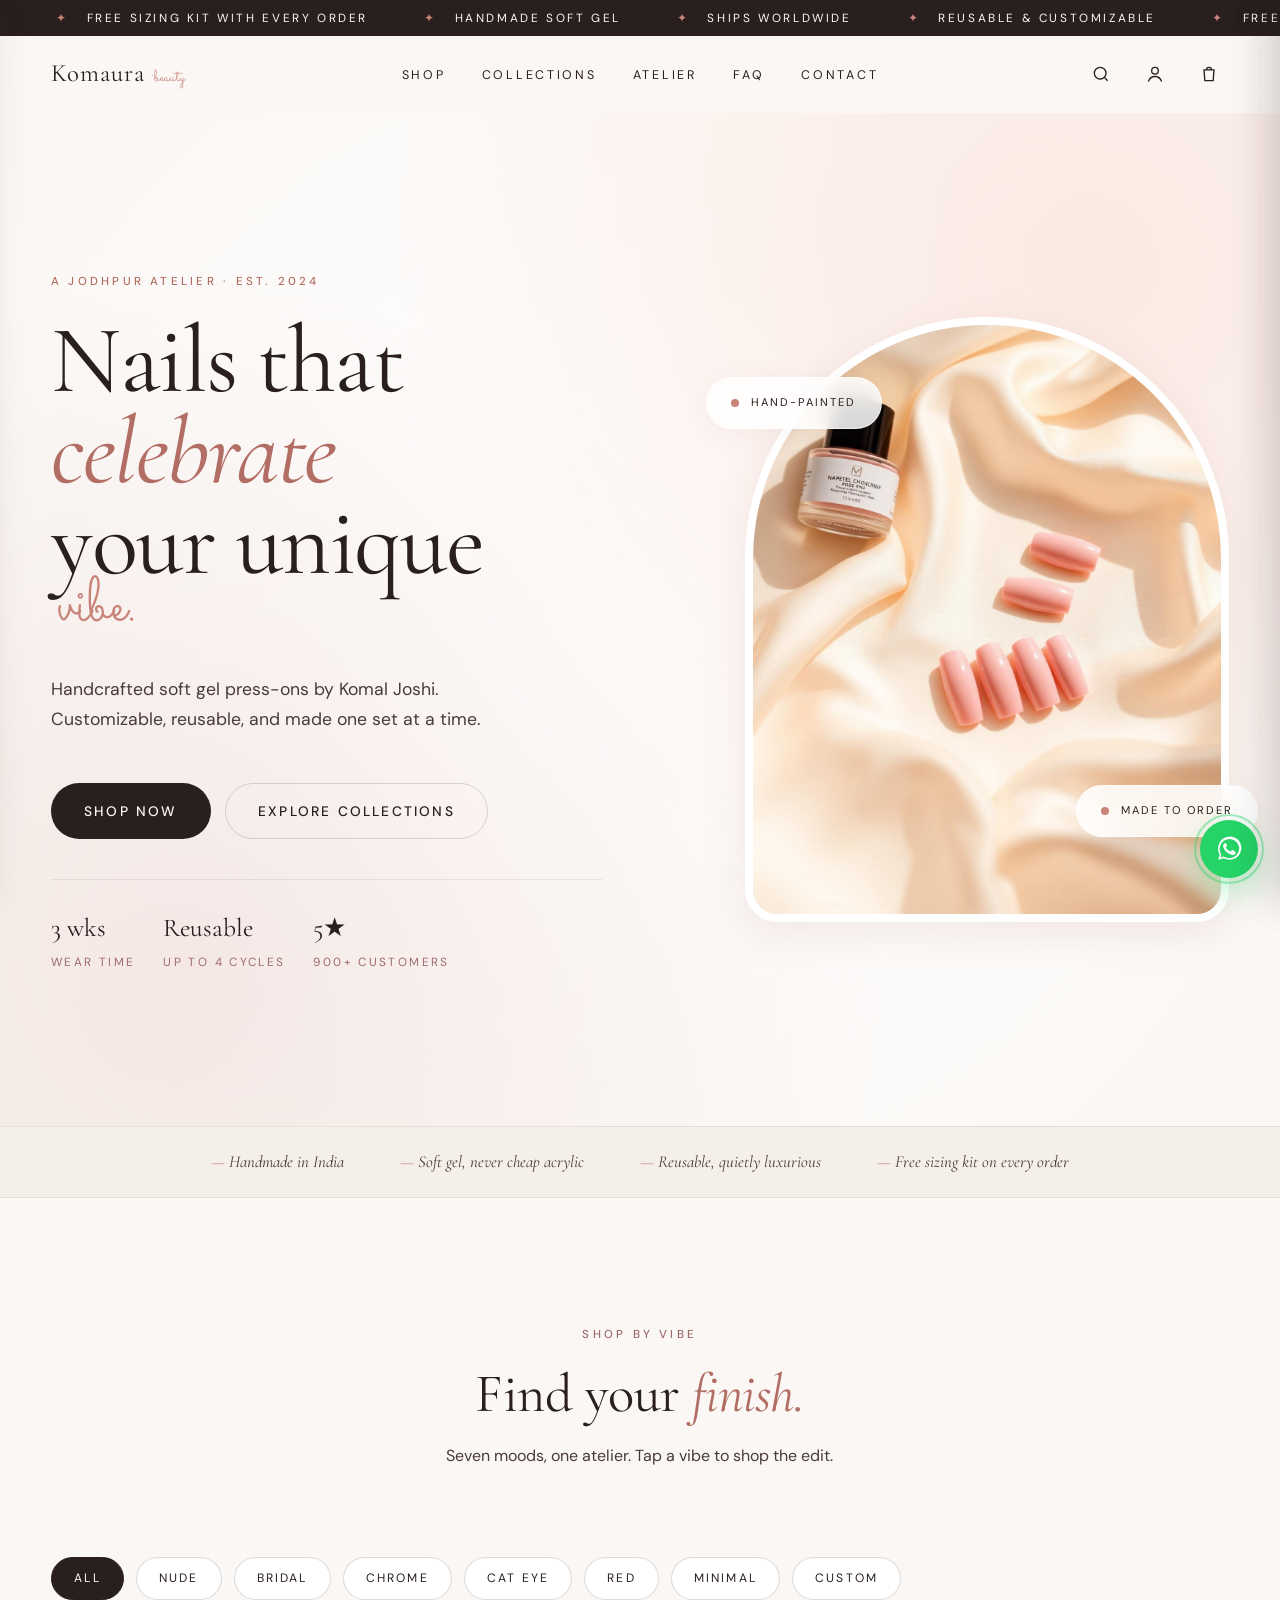
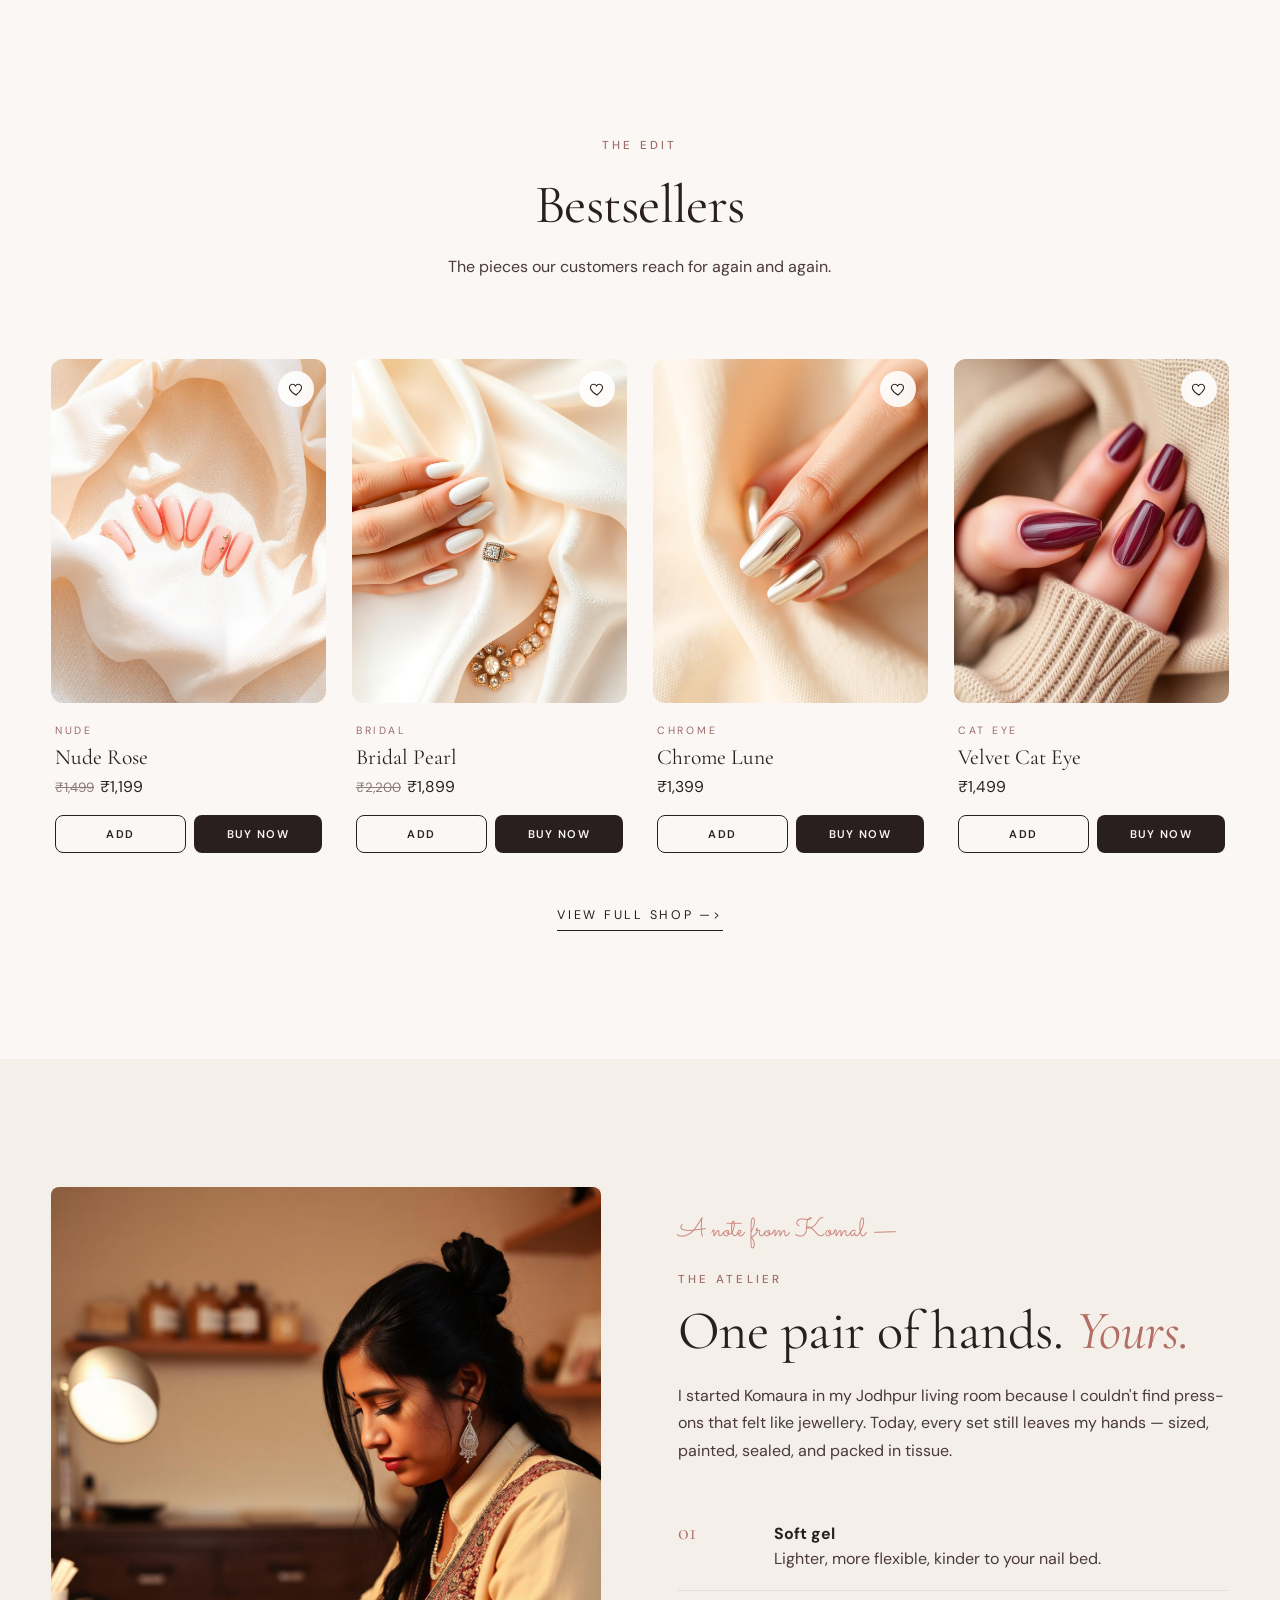
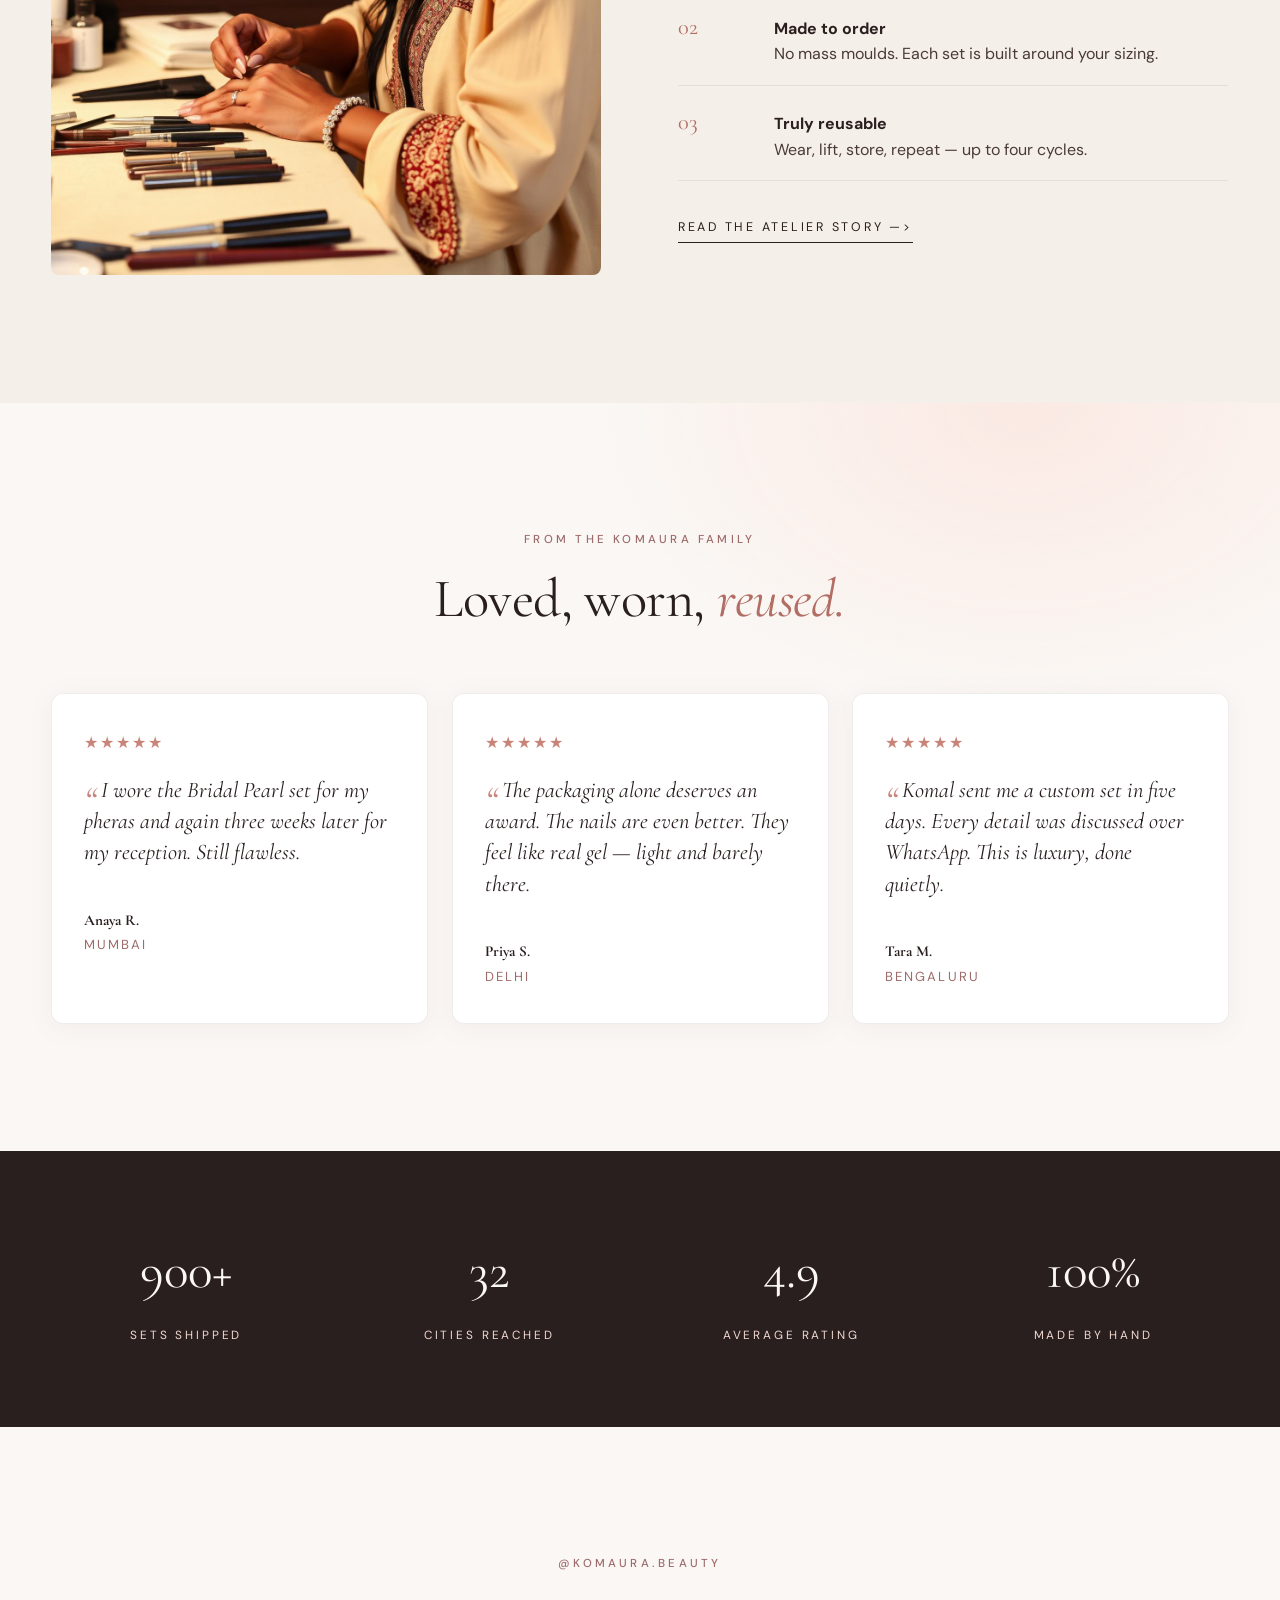
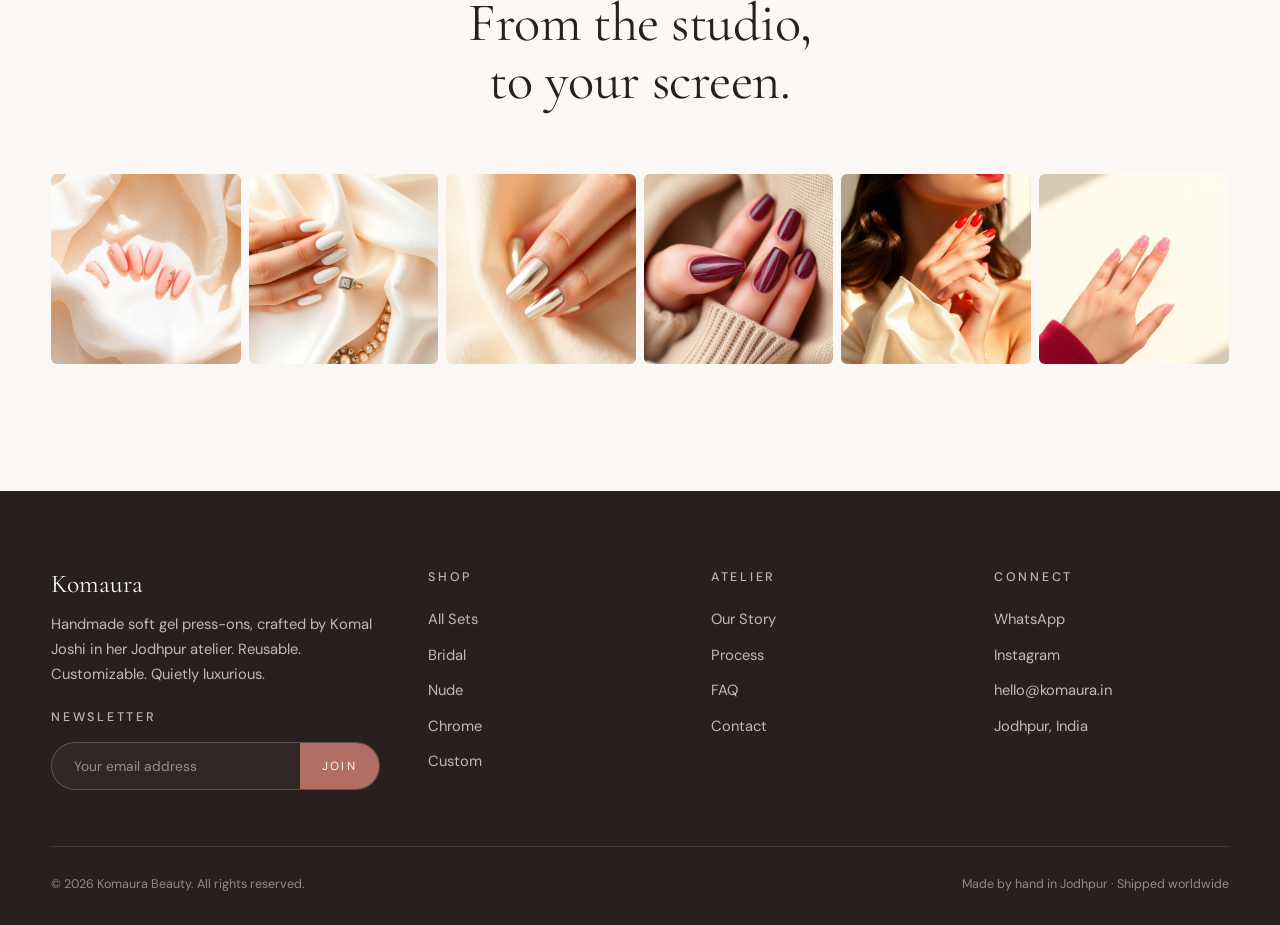
<file: index.html>
<!DOCTYPE html>
<html lang="en">
<head>
<meta charset="utf-8">
<meta name="viewport" content="width=device-width, initial-scale=1, viewport-fit=cover">
<title>Komaura Beauty — Handmade Soft Gel Press-On Nails</title>
<meta name="description" content="Komaura Beauty by Komal Joshi. Handcrafted soft gel press-on nails from Jodhpur. Customizable, reusable, and quietly luxurious.">
<meta name="theme-color" content="#FAF7F4">
<meta property="og:title" content="Komaura Beauty — Handmade Soft Gel Press-On Nails">
<meta property="og:description" content="Handcrafted soft gel press-ons. Customizable. Reusable. Yours.">
<meta property="og:image" content="assets/images/hero-1.jpg">
<meta property="og:type" content="website">
<link rel="icon" href="data:image/svg+xml,%3Csvg xmlns='http://www.w3.org/2000/svg' viewBox='0 0 32 32'%3E%3Crect width='32' height='32' rx='8' fill='%232A1F1F'/%3E%3Ctext x='50%25' y='58%25' font-family='Cormorant Garamond, serif' font-size='18' fill='%23FAF7F4' text-anchor='middle'%3EK%3C/text%3E%3C/svg%3E">
<link rel="preconnect" href="https://fonts.googleapis.com">
<link rel="preconnect" href="https://fonts.gstatic.com" crossorigin>
<link href="https://fonts.googleapis.com/css2?family=Cormorant+Garamond:ital,wght@0,400;0,500;1,400&family=DM+Sans:wght@300;400;500&family=Sacramento&display=swap" rel="stylesheet">
<link rel="stylesheet" href="css/base.css">
<link rel="stylesheet" href="css/components.css">
<link rel="stylesheet" href="css/animations.css">
<link rel="stylesheet" href="css/responsive.css">
<script type="application/ld+json">
{"@context":"https://schema.org","@type":"Organization","name":"Komaura Beauty","url":"https://komaura.in","logo":"assets/images/hero-1.jpg","sameAs":["https://instagram.com/"]}
</script>
</head>
<body>
<div class="preloader"><div class="preloader__mark">Komaura</div></div>
<div data-include="navbar"></div>

<main>
  <!-- HERO -->
  <section class="hero">
    <div class="container hero__grid">
      <div class="hero__copy">
        <span class="eyebrow reveal">A Jodhpur Atelier · Est. 2024</span>
        <h1 class="hero__title reveal" data-delay="1">
          Nails that <em>celebrate</em><br>
          your unique <span class="script">vibe.</span>
        </h1>
        <p class="hero__sub reveal" data-delay="2">
          Handcrafted soft gel press-ons by Komal Joshi.
          Customizable, reusable, and made one set at a time.
        </p>
        <div class="hero__cta reveal" data-delay="3">
          <a href="shop.html" class="btn btn-primary">Shop Now</a>
          <a href="#vibes" class="btn btn-ghost">Explore Collections</a>
        </div>
        <div class="hero__meta reveal" data-delay="4">
          <div><strong>3 wks</strong>Wear time</div>
          <div><strong>Reusable</strong>Up to 4 cycles</div>
          <div><strong>5★</strong>900+ customers</div>
        </div>
      </div>
      <div class="hero__art reveal" data-delay="2">
        <img src="assets/images/hero-1.jpg" alt="Editorial close-up of nude pink press-on nails on cream silk" width="640" height="800" fetchpriority="high">
        <div class="float-tag t1"><span class="dot"></span>Hand-painted</div>
        <div class="float-tag t2"><span class="dot"></span>Made to order</div>
      </div>
    </div>
  </section>

  <!-- VALUES -->
  <div class="values">
    <div class="container values__row">
      <span>Handmade in India</span>
      <span>Soft gel, never cheap acrylic</span>
      <span>Reusable, quietly luxurious</span>
      <span>Free sizing kit on every order</span>
    </div>
  </div>

  <!-- VIBES -->
  <section id="vibes">
    <div class="container">
      <div class="section-head reveal">
        <span class="eyebrow">Shop by Vibe</span>
        <h2>Find your <em style="font-style:italic;color:var(--rose-deep)">finish.</em></h2>
        <p>Seven moods, one atelier. Tap a vibe to shop the edit.</p>
      </div>
      <div class="chips chips--scroll reveal" data-delay="1" id="vibe-chips">
        <a class="chip is-active" href="shop.html">All</a>
        <a class="chip" href="shop.html?category=Nude">Nude</a>
        <a class="chip" href="shop.html?category=Bridal">Bridal</a>
        <a class="chip" href="shop.html?category=Chrome">Chrome</a>
        <a class="chip" href="shop.html?category=Cat Eye">Cat Eye</a>
        <a class="chip" href="shop.html?category=Red">Red</a>
        <a class="chip" href="shop.html?category=Minimal">Minimal</a>
        <a class="chip" href="contact.html">Custom</a>
      </div>
    </div>
  </section>

  <!-- BESTSELLERS -->
  <section style="padding-top:0">
    <div class="container">
      <div class="section-head reveal">
        <span class="eyebrow">The Edit</span>
        <h2>Bestsellers</h2>
        <p>The pieces our customers reach for again and again.</p>
      </div>
      <div class="product-grid" id="bestsellers" aria-busy="true">
        <div class="skeleton skel-card"></div>
        <div class="skeleton skel-card"></div>
        <div class="skeleton skel-card"></div>
        <div class="skeleton skel-card"></div>
      </div>
      <div style="text-align:center; margin-top:48px">
        <a href="shop.html" class="link-arrow">View Full Shop —&gt;</a>
      </div>
    </div>
  </section>

  <!-- STORY -->
  <section class="story">
    <div class="container story__grid">
      <div class="story__media reveal">
        <img src="assets/images/about-founder.jpg" alt="Komal Joshi at her Jodhpur atelier workbench" loading="lazy" width="800" height="1000">
      </div>
      <div class="story__copy reveal" data-delay="1">
        <span class="script">A note from Komal —</span>
        <span class="eyebrow" style="display:block; margin-top:12px">The Atelier</span>
        <h2>One pair of hands. <em style="font-style:italic;color:var(--rose-deep)">Yours.</em></h2>
        <p>I started Komaura in my Jodhpur living room because I couldn't find press-ons that felt like jewellery. Today, every set still leaves my hands — sized, painted, sealed, and packed in tissue.</p>
        <ul>
          <li><span>01</span><div><strong>Soft gel</strong><br><span style="color:var(--ink-soft)">Lighter, more flexible, kinder to your nail bed.</span></div></li>
          <li><span>02</span><div><strong>Made to order</strong><br><span style="color:var(--ink-soft)">No mass moulds. Each set is built around your sizing.</span></div></li>
          <li><span>03</span><div><strong>Truly reusable</strong><br><span style="color:var(--ink-soft)">Wear, lift, store, repeat — up to four cycles.</span></div></li>
        </ul>
        <div style="margin-top:32px"><a href="about.html" class="link-arrow">Read the Atelier Story —&gt;</a></div>
      </div>
    </div>
  </section>

  <!-- TESTIMONIALS -->
  <section class="testimonials">
    <div class="container">
      <div class="section-head reveal">
        <span class="eyebrow">From the Komaura Family</span>
        <h2>Loved, worn, <em style="font-style:italic;color:var(--rose-deep)">reused.</em></h2>
      </div>
      <div class="t-grid">
        <article class="t-card reveal"><div class="stars">★★★★★</div><p class="quote">I wore the Bridal Pearl set for my pheras and again three weeks later for my reception. Still flawless.</p><div class="who"><strong>Anaya R.</strong>Mumbai</div></article>
        <article class="t-card reveal" data-delay="1"><div class="stars">★★★★★</div><p class="quote">The packaging alone deserves an award. The nails are even better. They feel like real gel — light and barely there.</p><div class="who"><strong>Priya S.</strong>Delhi</div></article>
        <article class="t-card reveal" data-delay="2"><div class="stars">★★★★★</div><p class="quote">Komal sent me a custom set in five days. Every detail was discussed over WhatsApp. This is luxury, done quietly.</p><div class="who"><strong>Tara M.</strong>Bengaluru</div></article>
      </div>
    </div>
  </section>

  <!-- COUNTERS -->
  <section class="counters">
    <div class="container counters__grid">
      <div class="reveal"><strong>900+</strong><span>Sets shipped</span></div>
      <div class="reveal" data-delay="1"><strong>32</strong><span>Cities reached</span></div>
      <div class="reveal" data-delay="2"><strong>4.9</strong><span>Average rating</span></div>
      <div class="reveal" data-delay="3"><strong>100%</strong><span>Made by hand</span></div>
    </div>
  </section>

  <!-- INSTAGRAM -->
  <section>
    <div class="container">
      <div class="section-head reveal">
        <span class="eyebrow">@komaura.beauty</span>
        <h2>From the studio,<br>to your screen.</h2>
      </div>
      <div class="insta__row reveal">
        <a href="https://instagram.com/" target="_blank" rel="noopener"><img src="assets/products/nude-rose.jpg" alt loading="lazy"></a>
        <a href="https://instagram.com/" target="_blank" rel="noopener"><img src="assets/products/bridal-pearl.jpg" alt loading="lazy"></a>
        <a href="https://instagram.com/" target="_blank" rel="noopener"><img src="assets/products/chrome-mauve.jpg" alt loading="lazy"></a>
        <a href="https://instagram.com/" target="_blank" rel="noopener"><img src="assets/products/cateye-mauve.jpg" alt loading="lazy"></a>
        <a href="https://instagram.com/" target="_blank" rel="noopener"><img src="assets/products/red-rouge.jpg" alt loading="lazy"></a>
        <a href="https://instagram.com/" target="_blank" rel="noopener"><img src="assets/products/minimal-sheer.jpg" alt loading="lazy"></a>
      </div>
    </div>
  </section>
</main>

<div data-include="footer"></div>

<script type="module" src="js/main.js"></script>
<script type="module">
  import { loadProducts, renderGrid } from './js/products.js';
  import { bindWishlistButtons, bindQuickAdd } from './js/cart.js';
  import { initReveals } from './js/animations.js';
  (async () => {
    const all = await loadProducts();
    const grid = document.getElementById('bestsellers');
    grid.removeAttribute('aria-busy');
    renderGrid(grid, all.slice(0, 4));
    bindWishlistButtons(grid); bindQuickAdd(grid); initReveals(grid);
  })();
</script>
</body>
</html>
</file>
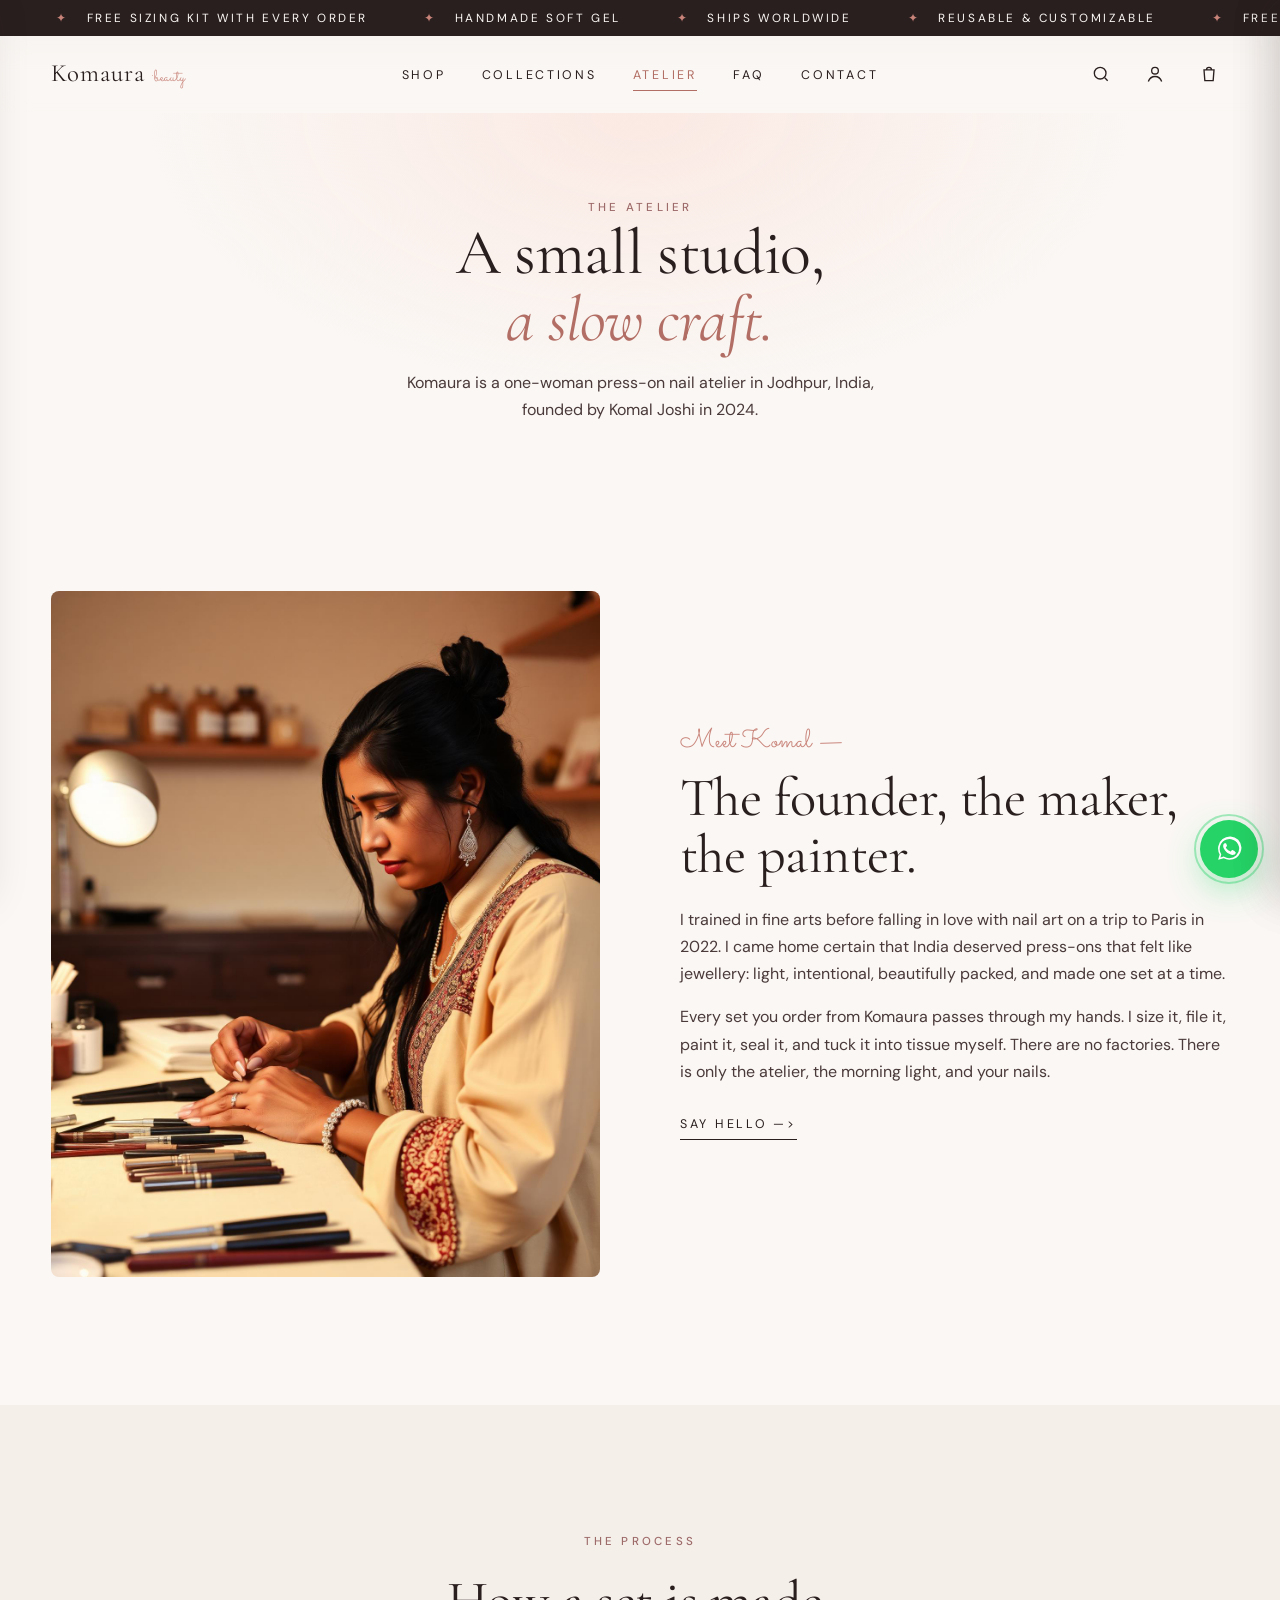
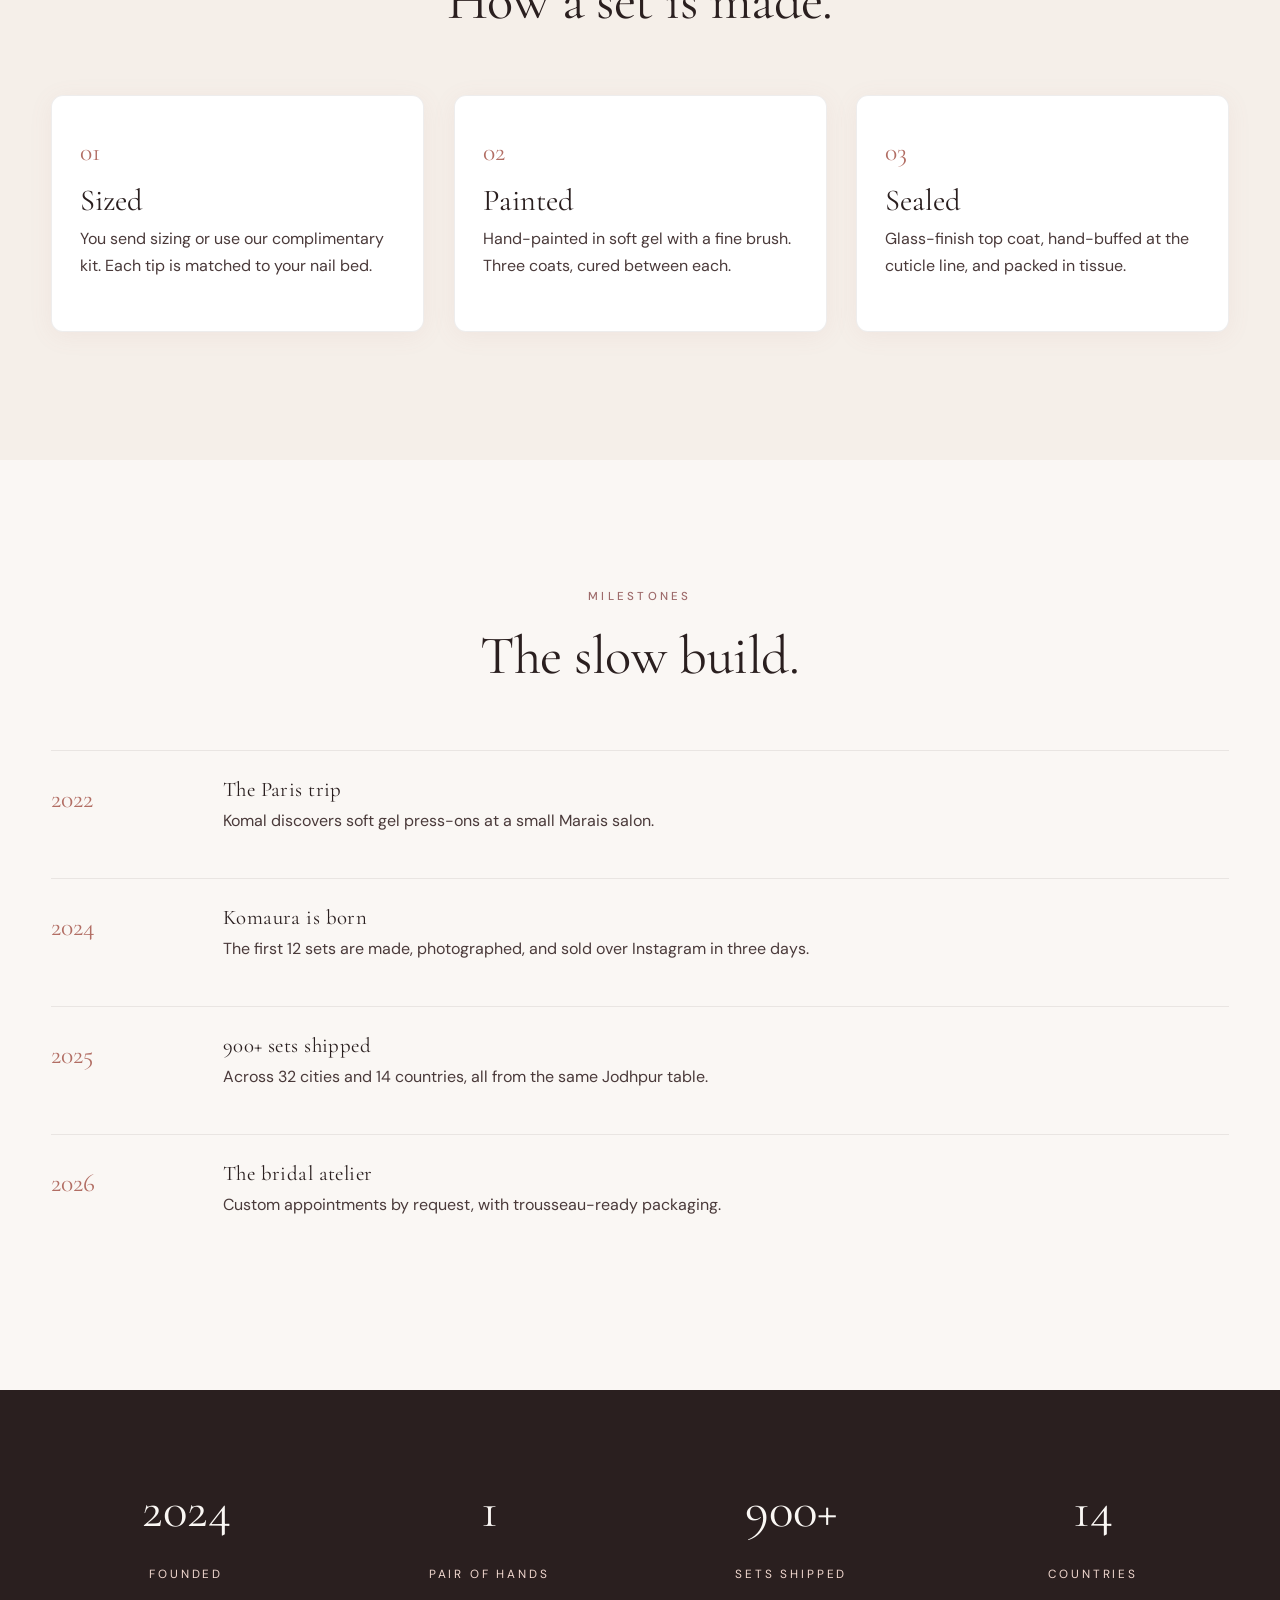
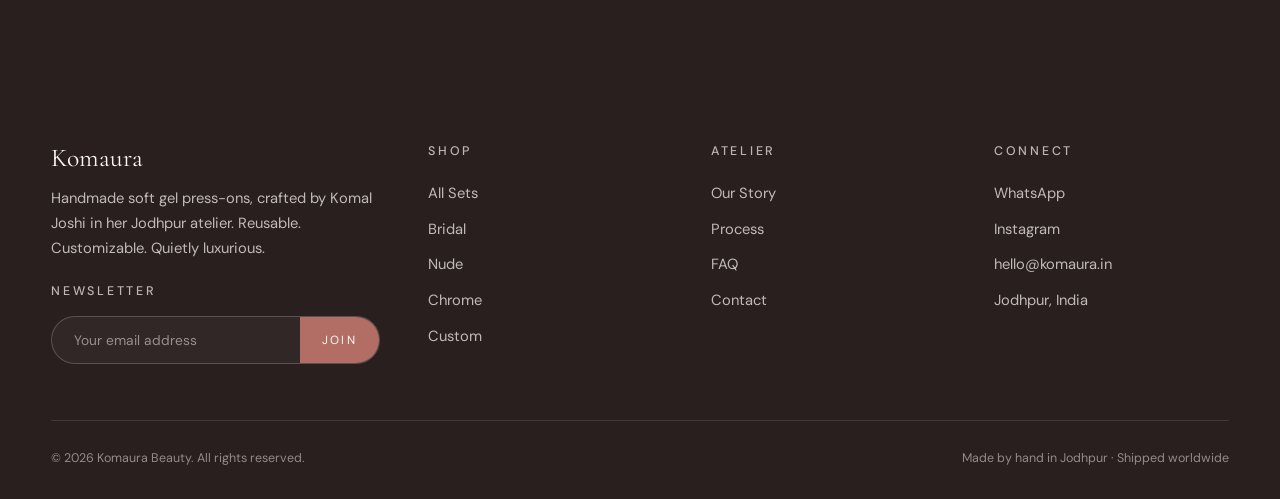
<file: about.html>
<!DOCTYPE html>
<html lang="en">
<head>
<meta charset="utf-8">
<meta name="viewport" content="width=device-width, initial-scale=1, viewport-fit=cover">
<title>The Atelier — Komaura Beauty</title>
<meta name="description" content="The story of Komaura Beauty, a handmade soft gel press-on nail atelier founded by Komal Joshi in Jodhpur.">
<link rel="icon" href="data:image/svg+xml,%3Csvg xmlns='http://www.w3.org/2000/svg' viewBox='0 0 32 32'%3E%3Crect width='32' height='32' rx='8' fill='%232A1F1F'/%3E%3Ctext x='50%25' y='58%25' font-family='Cormorant Garamond, serif' font-size='18' fill='%23FAF7F4' text-anchor='middle'%3EK%3C/text%3E%3C/svg%3E">
<link rel="preconnect" href="https://fonts.googleapis.com">
<link rel="preconnect" href="https://fonts.gstatic.com" crossorigin>
<link href="https://fonts.googleapis.com/css2?family=Cormorant+Garamond:ital,wght@0,400;0,500;1,400&family=DM+Sans:wght@300;400;500&family=Sacramento&display=swap" rel="stylesheet">
<link rel="stylesheet" href="css/base.css">
<link rel="stylesheet" href="css/components.css">
<link rel="stylesheet" href="css/animations.css">
<link rel="stylesheet" href="css/responsive.css">
</head>
<body>
<div class="preloader"><div class="preloader__mark">Komaura</div></div>
<div data-include="navbar"></div>

<main>
  <section class="page-hero">
    <div class="container">
      <span class="eyebrow reveal">The Atelier</span>
      <h1 class="reveal" data-delay="1">A small studio,<br><em style="font-style:italic;color:var(--rose-deep)">a slow craft.</em></h1>
      <p class="reveal" data-delay="2">Komaura is a one-woman press-on nail atelier in Jodhpur, India, founded by Komal Joshi in 2024.</p>
    </div>
  </section>

  <section>
    <div class="container about-grid">
      <div class="reveal"><img src="assets/images/about-founder.jpg" alt="Komal Joshi at work in her Jodhpur atelier" loading="lazy"></div>
      <div class="reveal" data-delay="1">
        <span class="script">Meet Komal —</span>
        <h2 style="margin:14px 0 22px">The founder, the maker, the painter.</h2>
        <p>I trained in fine arts before falling in love with nail art on a trip to Paris in 2022. I came home certain that India deserved press-ons that felt like jewellery: light, intentional, beautifully packed, and made one set at a time.</p>
        <p>Every set you order from Komaura passes through my hands. I size it, file it, paint it, seal it, and tuck it into tissue myself. There are no factories. There is only the atelier, the morning light, and your nails.</p>
        <a href="contact.html" class="link-arrow" style="margin-top:14px">Say hello —&gt;</a>
      </div>
    </div>
  </section>

  <section id="process" class="story">
    <div class="container">
      <div class="section-head reveal">
        <span class="eyebrow">The Process</span>
        <h2>How a set is made.</h2>
      </div>
      <div class="about-vals">
        <div class="v reveal"><div class="num">01</div><h3>Sized</h3><p>You send sizing or use our complimentary kit. Each tip is matched to your nail bed.</p></div>
        <div class="v reveal" data-delay="1"><div class="num">02</div><h3>Painted</h3><p>Hand-painted in soft gel with a fine brush. Three coats, cured between each.</p></div>
        <div class="v reveal" data-delay="2"><div class="num">03</div><h3>Sealed</h3><p>Glass-finish top coat, hand-buffed at the cuticle line, and packed in tissue.</p></div>
      </div>
    </div>
  </section>

  <section>
    <div class="container">
      <div class="section-head reveal">
        <span class="eyebrow">Milestones</span>
        <h2>The slow build.</h2>
      </div>
      <div class="timeline">
        <div class="tl-item reveal"><div class="yr">2022</div><div><h4>The Paris trip</h4><p>Komal discovers soft gel press-ons at a small Marais salon.</p></div></div>
        <div class="tl-item reveal" data-delay="1"><div class="yr">2024</div><div><h4>Komaura is born</h4><p>The first 12 sets are made, photographed, and sold over Instagram in three days.</p></div></div>
        <div class="tl-item reveal" data-delay="2"><div class="yr">2025</div><div><h4>900+ sets shipped</h4><p>Across 32 cities and 14 countries, all from the same Jodhpur table.</p></div></div>
        <div class="tl-item reveal" data-delay="3"><div class="yr">2026</div><div><h4>The bridal atelier</h4><p>Custom appointments by request, with trousseau-ready packaging.</p></div></div>
      </div>
    </div>
  </section>

  <section class="counters">
    <div class="container counters__grid">
      <div class="reveal"><strong>2024</strong><span>Founded</span></div>
      <div class="reveal" data-delay="1"><strong>1</strong><span>Pair of hands</span></div>
      <div class="reveal" data-delay="2"><strong>900+</strong><span>Sets shipped</span></div>
      <div class="reveal" data-delay="3"><strong>14</strong><span>Countries</span></div>
    </div>
  </section>
</main>

<div data-include="footer"></div>
<script type="module" src="js/main.js"></script>
</body>
</html>
</file>
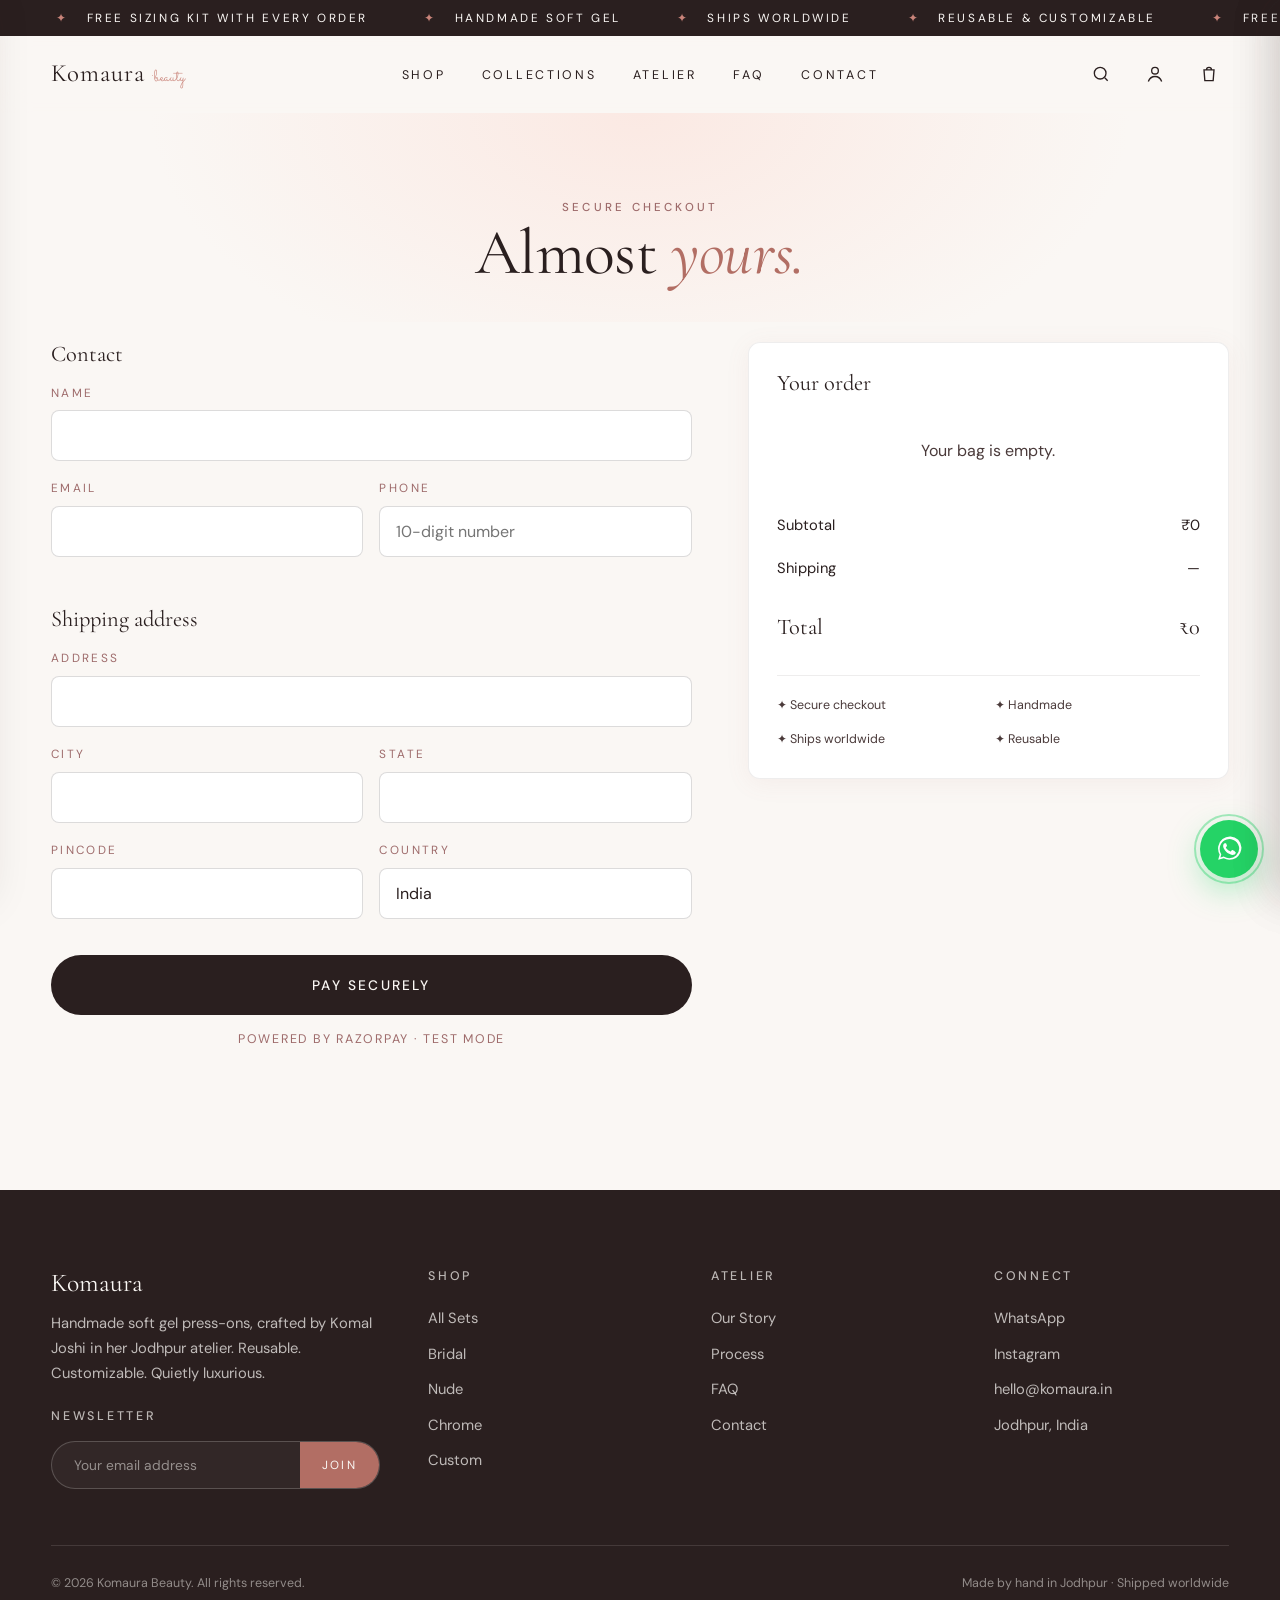
<file: checkout.html>
<!DOCTYPE html>
<html lang="en">
<head>
<meta charset="utf-8">
<meta name="viewport" content="width=device-width, initial-scale=1, viewport-fit=cover">
<title>Checkout — Komaura Beauty</title>
<meta name="description" content="Secure checkout for your Komaura Beauty order. UPI, cards, net banking, and wallets via Razorpay.">
<link rel="icon" href="data:image/svg+xml,%3Csvg xmlns='http://www.w3.org/2000/svg' viewBox='0 0 32 32'%3E%3Crect width='32' height='32' rx='8' fill='%232A1F1F'/%3E%3Ctext x='50%25' y='58%25' font-family='Cormorant Garamond, serif' font-size='18' fill='%23FAF7F4' text-anchor='middle'%3EK%3C/text%3E%3C/svg%3E">
<link rel="preconnect" href="https://fonts.googleapis.com">
<link rel="preconnect" href="https://fonts.gstatic.com" crossorigin>
<link href="https://fonts.googleapis.com/css2?family=Cormorant+Garamond:ital,wght@0,400;0,500;1,400&family=DM+Sans:wght@300;400;500&family=Sacramento&display=swap" rel="stylesheet">
<link rel="stylesheet" href="css/base.css">
<link rel="stylesheet" href="css/components.css">
<link rel="stylesheet" href="css/animations.css">
<link rel="stylesheet" href="css/responsive.css">
</head>
<body>
<div class="preloader"><div class="preloader__mark">Komaura</div></div>
<div data-include="navbar"></div>

<main>
  <section class="page-hero" style="padding-bottom:20px">
    <div class="container">
      <span class="eyebrow reveal">Secure Checkout</span>
      <h1 class="reveal" data-delay="1">Almost <em style="font-style:italic;color:var(--rose-deep)">yours.</em></h1>
    </div>
  </section>

  <section style="padding-top:20px">
    <div class="container co-grid">
      <form id="co-form" class="form reveal" novalidate>
        <h3 style="font-family:var(--f-display); font-size:1.4rem; margin-bottom:18px">Contact</h3>
        <div class="field"><label>Name</label><input name="name" required maxlength="80"></div>
        <div class="co-row">
          <div class="field"><label>Email</label><input name="email" type="email" required maxlength="120"></div>
          <div class="field"><label>Phone</label><input name="phone" type="tel" required maxlength="14" placeholder="10-digit number"></div>
        </div>

        <h3 style="font-family:var(--f-display); font-size:1.4rem; margin:32px 0 18px">Shipping address</h3>
        <div class="field"><label>Address</label><input name="address" required maxlength="200"></div>
        <div class="co-row">
          <div class="field"><label>City</label><input name="city" required maxlength="60"></div>
          <div class="field"><label>State</label><input name="state" required maxlength="60"></div>
        </div>
        <div class="co-row">
          <div class="field"><label>Pincode</label><input name="pincode" required maxlength="10"></div>
          <div class="field"><label>Country</label><input name="country" value="India" required maxlength="60"></div>
        </div>

        <button type="submit" id="co-pay" class="btn btn-primary" style="width:100%; padding:20px; margin-top:18px">Pay Securely</button>
        <p style="font-size:.78rem; color:var(--mauve); text-align:center; margin-top:14px; letter-spacing:.14em; text-transform:uppercase">Powered by Razorpay · Test mode</p>
      </form>

      <aside class="co-summary reveal" data-delay="1">
        <h3 style="font-family:var(--f-display); font-size:1.4rem">Your order</h3>
        <div id="co-summary-lines"></div>
        <div class="line" style="border:none"><span>Subtotal</span><span id="co-subtotal">₹0</span></div>
        <div class="line" style="border:none"><span>Shipping</span><span id="co-shipping">—</span></div>
        <div class="line total" style="border:none; justify-content:space-between"><span>Total</span><span id="co-total">₹0</span></div>

        <div class="co-trust">
          <div>✦ Secure checkout</div>
          <div>✦ Handmade</div>
          <div>✦ Ships worldwide</div>
          <div>✦ Reusable</div>
        </div>
      </aside>
    </div>
  </section>
</main>

<div data-include="footer"></div>
<script type="module" src="js/main.js"></script>
<script type="module" src="js/checkout.js"></script>
</body>
</html>
</file>
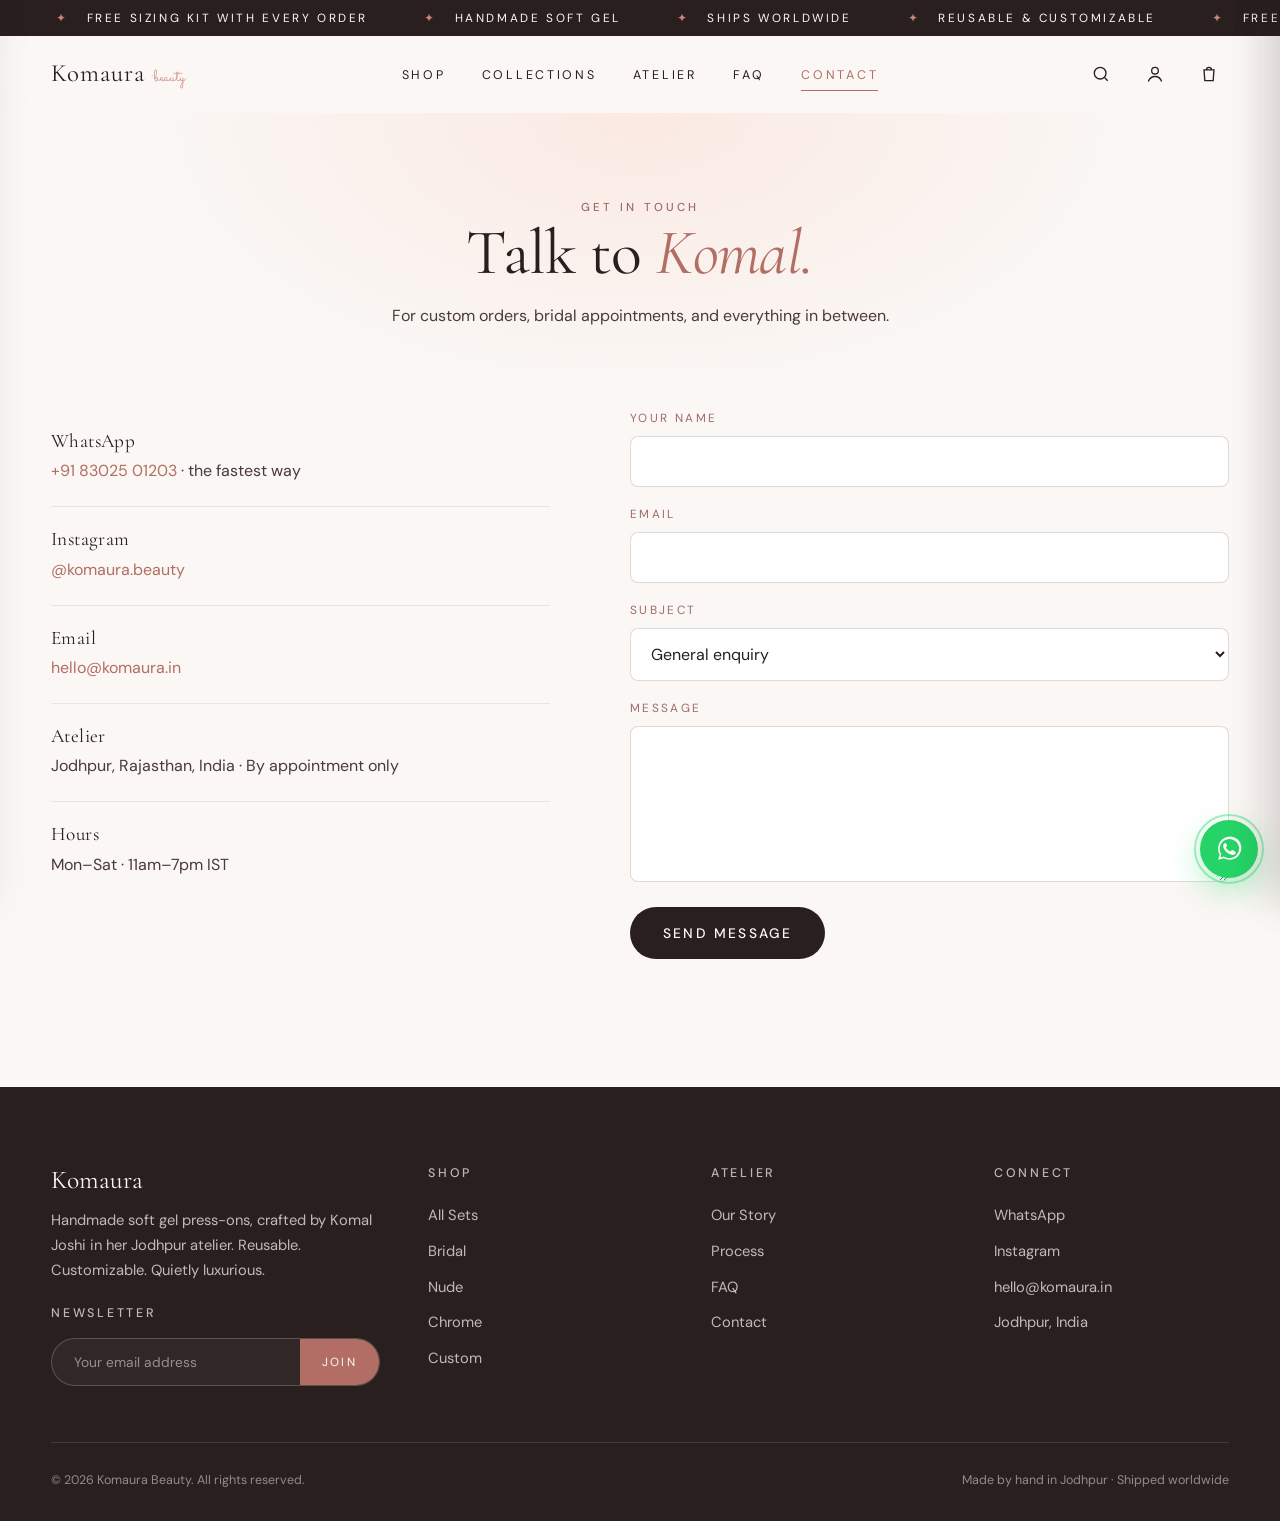
<file: contact.html>
<!DOCTYPE html>
<html lang="en">
<head>
<meta charset="utf-8">
<meta name="viewport" content="width=device-width, initial-scale=1, viewport-fit=cover">
<title>Contact — Komaura Beauty</title>
<meta name="description" content="Get in touch with Komaura Beauty. WhatsApp, Instagram, or email Komal directly from her Jodhpur atelier.">
<link rel="icon" href="data:image/svg+xml,%3Csvg xmlns='http://www.w3.org/2000/svg' viewBox='0 0 32 32'%3E%3Crect width='32' height='32' rx='8' fill='%232A1F1F'/%3E%3Ctext x='50%25' y='58%25' font-family='Cormorant Garamond, serif' font-size='18' fill='%23FAF7F4' text-anchor='middle'%3EK%3C/text%3E%3C/svg%3E">
<link rel="preconnect" href="https://fonts.googleapis.com">
<link rel="preconnect" href="https://fonts.gstatic.com" crossorigin>
<link href="https://fonts.googleapis.com/css2?family=Cormorant+Garamond:ital,wght@0,400;0,500;1,400&family=DM+Sans:wght@300;400;500&family=Sacramento&display=swap" rel="stylesheet">
<link rel="stylesheet" href="css/base.css">
<link rel="stylesheet" href="css/components.css">
<link rel="stylesheet" href="css/animations.css">
<link rel="stylesheet" href="css/responsive.css">
</head>
<body>
<div class="preloader"><div class="preloader__mark">Komaura</div></div>
<div data-include="navbar"></div>

<main>
  <section class="page-hero">
    <div class="container">
      <span class="eyebrow reveal">Get in Touch</span>
      <h1 class="reveal" data-delay="1">Talk to <em style="font-style:italic;color:var(--rose-deep)">Komal.</em></h1>
      <p class="reveal" data-delay="2">For custom orders, bridal appointments, and everything in between.</p>
    </div>
  </section>

  <section style="padding-top:40px">
    <div class="container contact-grid">
      <div class="contact-info reveal">
        <div class="item"><h4>WhatsApp</h4><p style="margin:0"><a href="https://wa.me/918302501203" target="_blank" rel="noopener" style="color:var(--rose-deep)">+91 83025 01203</a> · the fastest way</p></div>
        <div class="item"><h4>Instagram</h4><p style="margin:0"><a href="https://instagram.com/" target="_blank" rel="noopener" style="color:var(--rose-deep)">@komaura.beauty</a></p></div>
        <div class="item"><h4>Email</h4><p style="margin:0"><a href="mailto:hello@komaura.in" style="color:var(--rose-deep)">hello@komaura.in</a></p></div>
        <div class="item"><h4>Atelier</h4><p style="margin:0">Jodhpur, Rajasthan, India · By appointment only</p></div>
        <div class="item" style="border:none"><h4>Hours</h4><p style="margin:0">Mon–Sat · 11am–7pm IST</p></div>
      </div>
      <form class="form reveal" data-delay="1" onsubmit="event.preventDefault(); window.komauraToast && window.komauraToast('Message sent ✓','success'); this.reset();">
        <div class="field"><label for="c-name">Your name</label><input id="c-name" required maxlength="80"></div>
        <div class="field"><label for="c-email">Email</label><input id="c-email" type="email" required maxlength="120"></div>
        <div class="field"><label for="c-subject">Subject</label>
          <select id="c-subject"><option>General enquiry</option><option>Custom order</option><option>Bridal appointment</option><option>Press / collaboration</option></select>
        </div>
        <div class="field"><label for="c-msg">Message</label><textarea id="c-msg" rows="6" required maxlength="1000"></textarea></div>
        <button type="submit" class="btn btn-primary">Send Message</button>
      </form>
    </div>
  </section>
</main>

<div data-include="footer"></div>
<script type="module" src="js/main.js"></script>
</body>
</html>
</file>
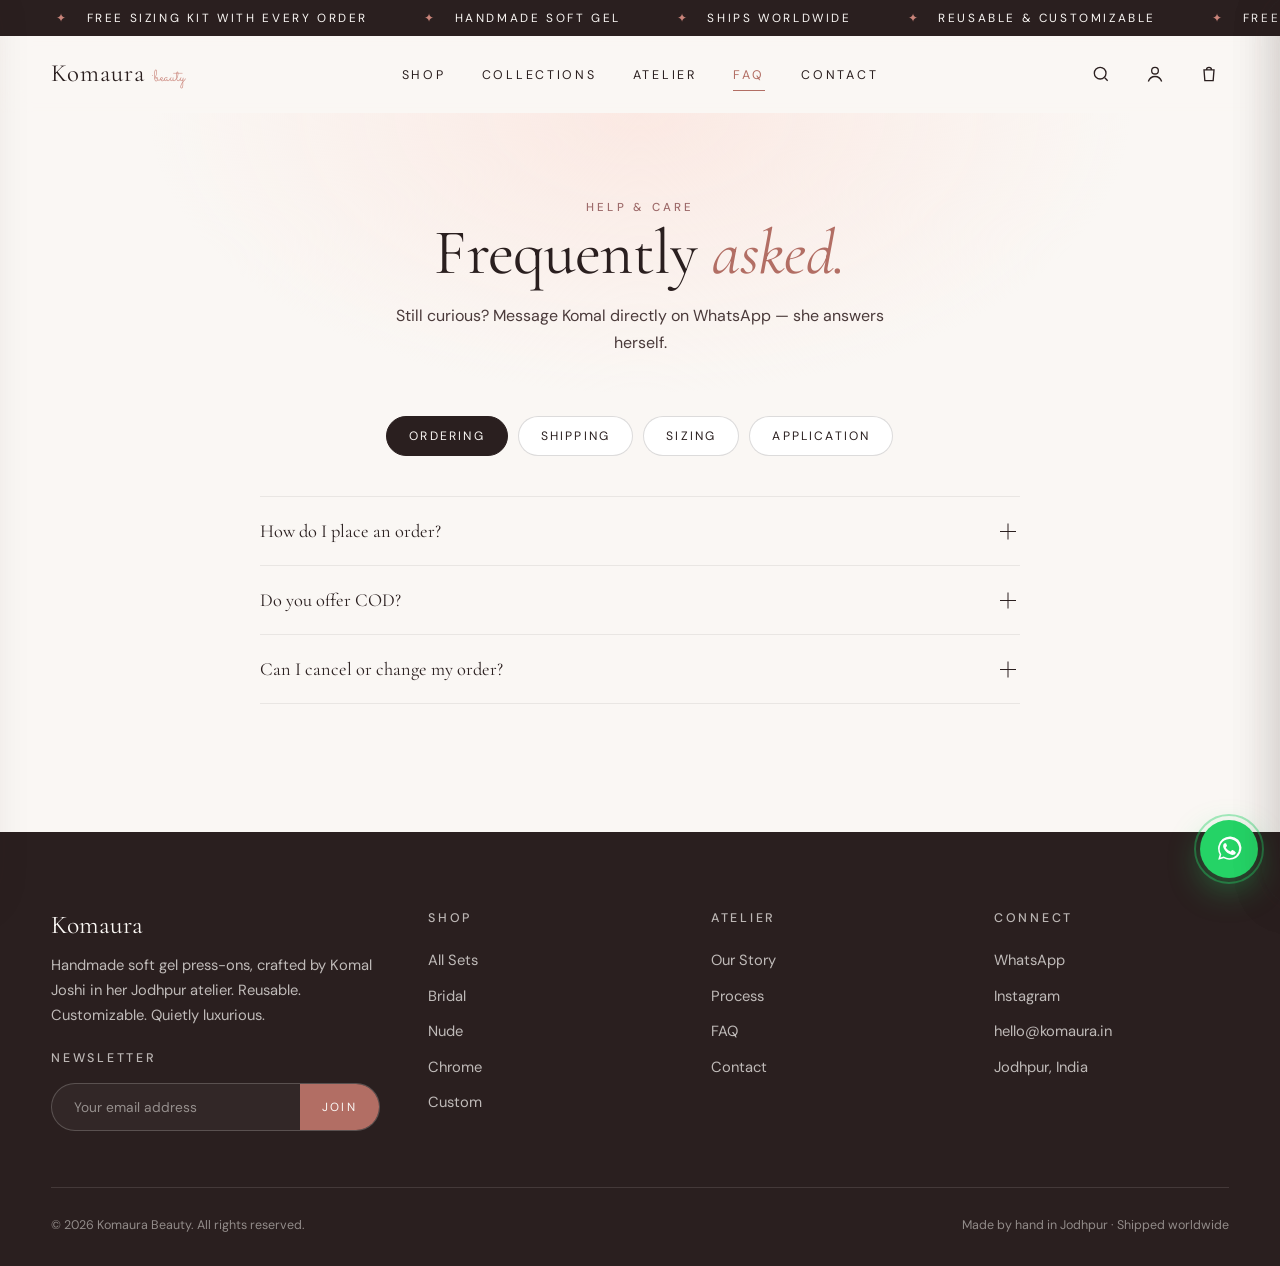
<file: faq.html>
<!DOCTYPE html>
<html lang="en">
<head>
<meta charset="utf-8">
<meta name="viewport" content="width=device-width, initial-scale=1, viewport-fit=cover">
<title>FAQ — Komaura Beauty</title>
<meta name="description" content="Answers to common questions about ordering, sizing, shipping, and applying Komaura Beauty press-on nails.">
<link rel="icon" href="data:image/svg+xml,%3Csvg xmlns='http://www.w3.org/2000/svg' viewBox='0 0 32 32'%3E%3Crect width='32' height='32' rx='8' fill='%232A1F1F'/%3E%3Ctext x='50%25' y='58%25' font-family='Cormorant Garamond, serif' font-size='18' fill='%23FAF7F4' text-anchor='middle'%3EK%3C/text%3E%3C/svg%3E">
<link rel="preconnect" href="https://fonts.googleapis.com">
<link rel="preconnect" href="https://fonts.gstatic.com" crossorigin>
<link href="https://fonts.googleapis.com/css2?family=Cormorant+Garamond:ital,wght@0,400;0,500;1,400&family=DM+Sans:wght@300;400;500&family=Sacramento&display=swap" rel="stylesheet">
<link rel="stylesheet" href="css/base.css">
<link rel="stylesheet" href="css/components.css">
<link rel="stylesheet" href="css/animations.css">
<link rel="stylesheet" href="css/responsive.css">
</head>
<body>
<div class="preloader"><div class="preloader__mark">Komaura</div></div>
<div data-include="navbar"></div>

<main>
  <section class="page-hero">
    <div class="container">
      <span class="eyebrow reveal">Help & Care</span>
      <h1 class="reveal" data-delay="1">Frequently <em style="font-style:italic;color:var(--rose-deep)">asked.</em></h1>
      <p class="reveal" data-delay="2">Still curious? Message Komal directly on WhatsApp — she answers herself.</p>
    </div>
  </section>

  <section style="padding-top:20px">
    <div class="container">
      <div class="faq-tabs reveal" id="faq-tabs">
        <button class="chip is-active" data-tab="ordering">Ordering</button>
        <button class="chip" data-tab="shipping">Shipping</button>
        <button class="chip" data-tab="sizing">Sizing</button>
        <button class="chip" data-tab="application">Application</button>
      </div>
      <div class="faq-wrap acc" id="faq"></div>
    </div>
  </section>
</main>

<div data-include="footer"></div>
<script type="module" src="js/main.js"></script>
<script>
const FAQ = {
  ordering: [
    ['How do I place an order?','Add the set to your bag, choose your size, and check out securely. For custom or bridal pieces, message Komal directly on WhatsApp.'],
    ['Do you offer COD?','We do not. Each set is made to order, so we accept secure online payment only — UPI, cards, wallets, or net banking via Razorpay.'],
    ['Can I cancel or change my order?','Yes, within 6 hours of ordering. After that we have already begun making your set.'],
  ],
  shipping: [
    ['When will my order ship?','Made to order in 3–5 business days. Bridal sets in 5–7 days.'],
    ['Do you ship internationally?','Yes — DHL or Aramex tracked, 4–8 business days depending on destination.'],
    ['How much is shipping?','Complimentary on orders over ₹1,500 within India. Calculated at checkout for all other addresses.'],
  ],
  sizing: [
    ['How do I find my size?','Order our complimentary sizing kit, or message us on WhatsApp with a clear photo of your nails next to a ruler.'],
    ['Can I customise the length and shape?','Absolutely — choose almond, coffin, or square at checkout, and add notes in the custom field.'],
    ['What if a tip doesn\'t fit?','Message us within 7 days of delivery. We will replace any tip that doesn\'t fit, free of charge.'],
  ],
  application: [
    ['How long do they last?','Up to 3 weeks of wear with proper application. Each set is reusable up to 4 times.'],
    ['Will they damage my natural nails?','No. Soft gel is lighter than acrylic and lifts off cleanly with the included cuticle stick.'],
    ['How do I store them between wears?','Lift gently, place back in the original tray, and store away from direct heat. Avoid soaking in oils.'],
  ],
};
const wrap = document.getElementById('faq');
function render(tab) {
  wrap.innerHTML = FAQ[tab].map(([q,a]) => `
    <div class="acc__item">
      <button class="acc__head">${q}<span class="plus"></span></button>
      <div class="acc__body"><div>${a}</div></div>
    </div>`).join('');
  wrap.querySelectorAll('.acc__head').forEach(h => h.addEventListener('click', () => {
    const item = h.parentElement;
    const body = item.querySelector('.acc__body');
    const open = item.classList.toggle('open');
    body.style.maxHeight = open ? body.scrollHeight + 'px' : '0';
  }));
}
document.querySelectorAll('#faq-tabs .chip').forEach(b => b.addEventListener('click', () => {
  document.querySelectorAll('#faq-tabs .chip').forEach(x => x.classList.remove('is-active'));
  b.classList.add('is-active');
  render(b.dataset.tab);
}));
render('ordering');
</script>
</body>
</html>
</file>
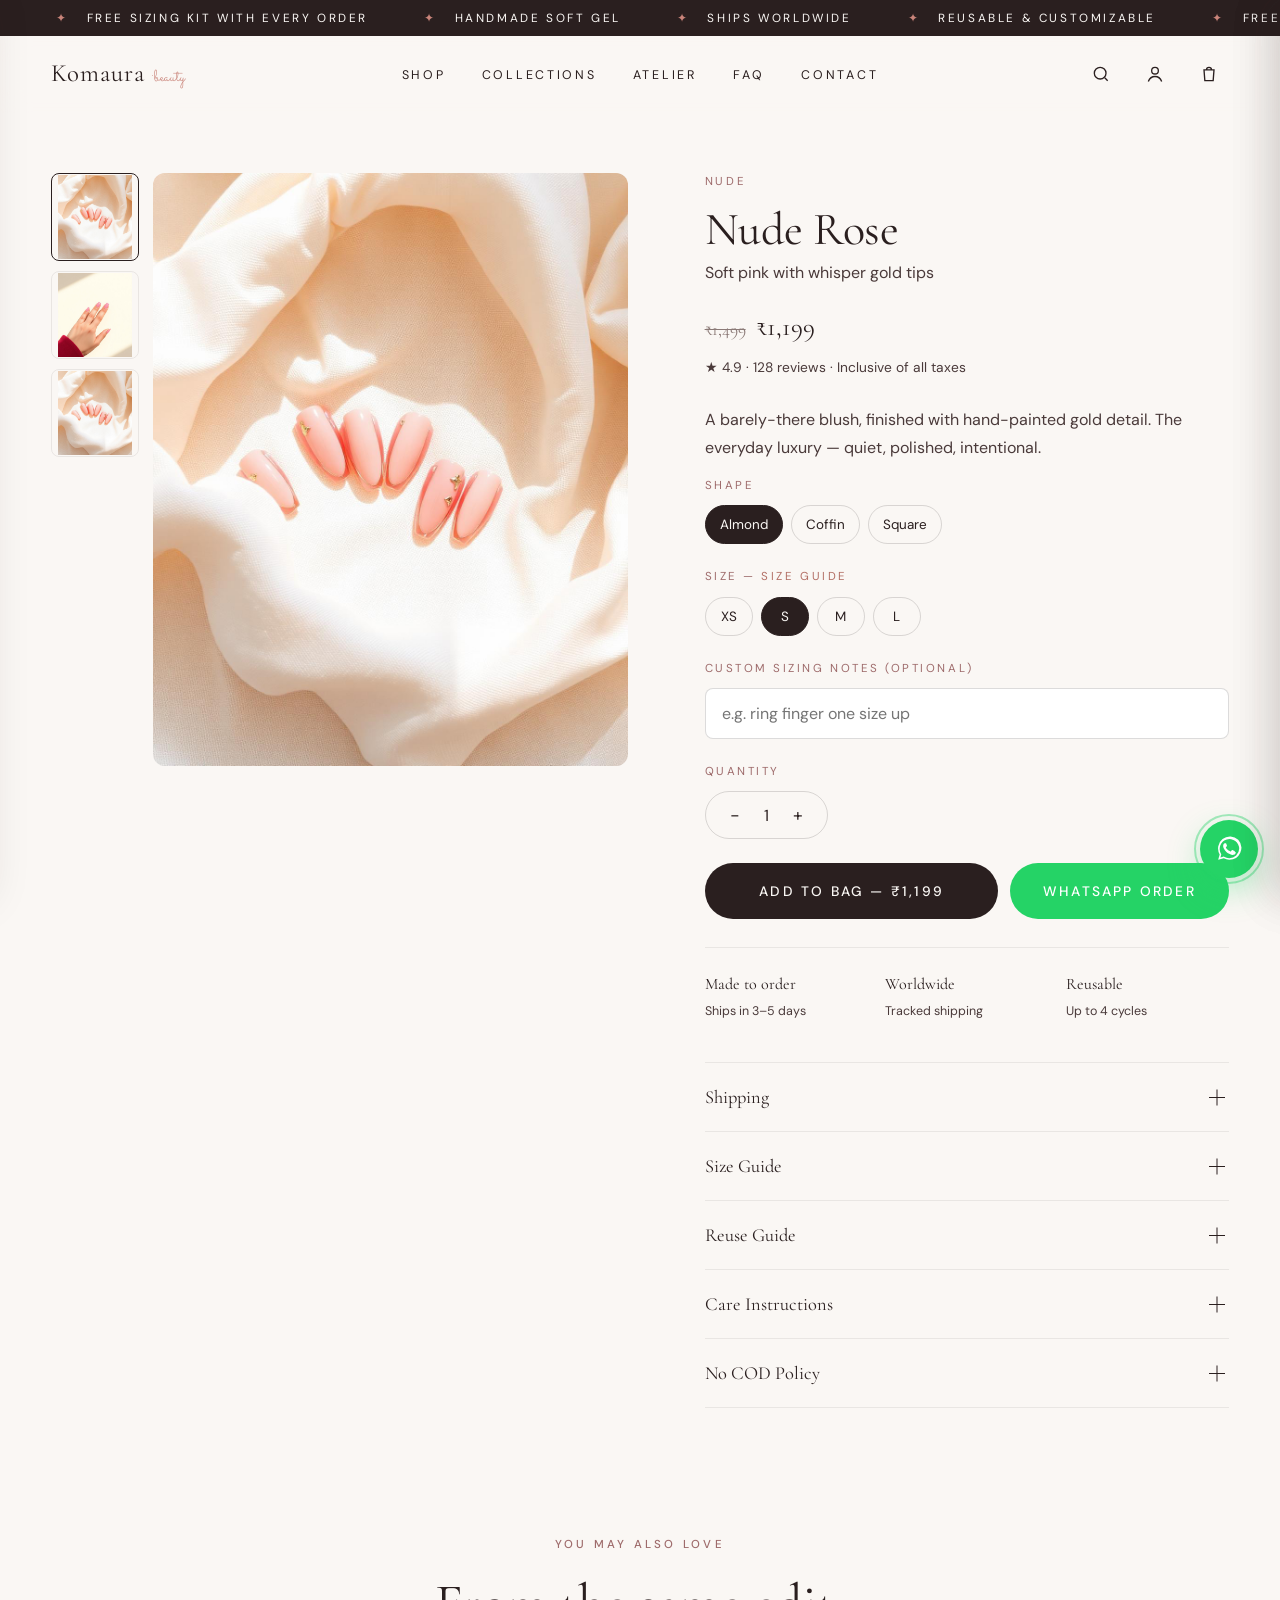
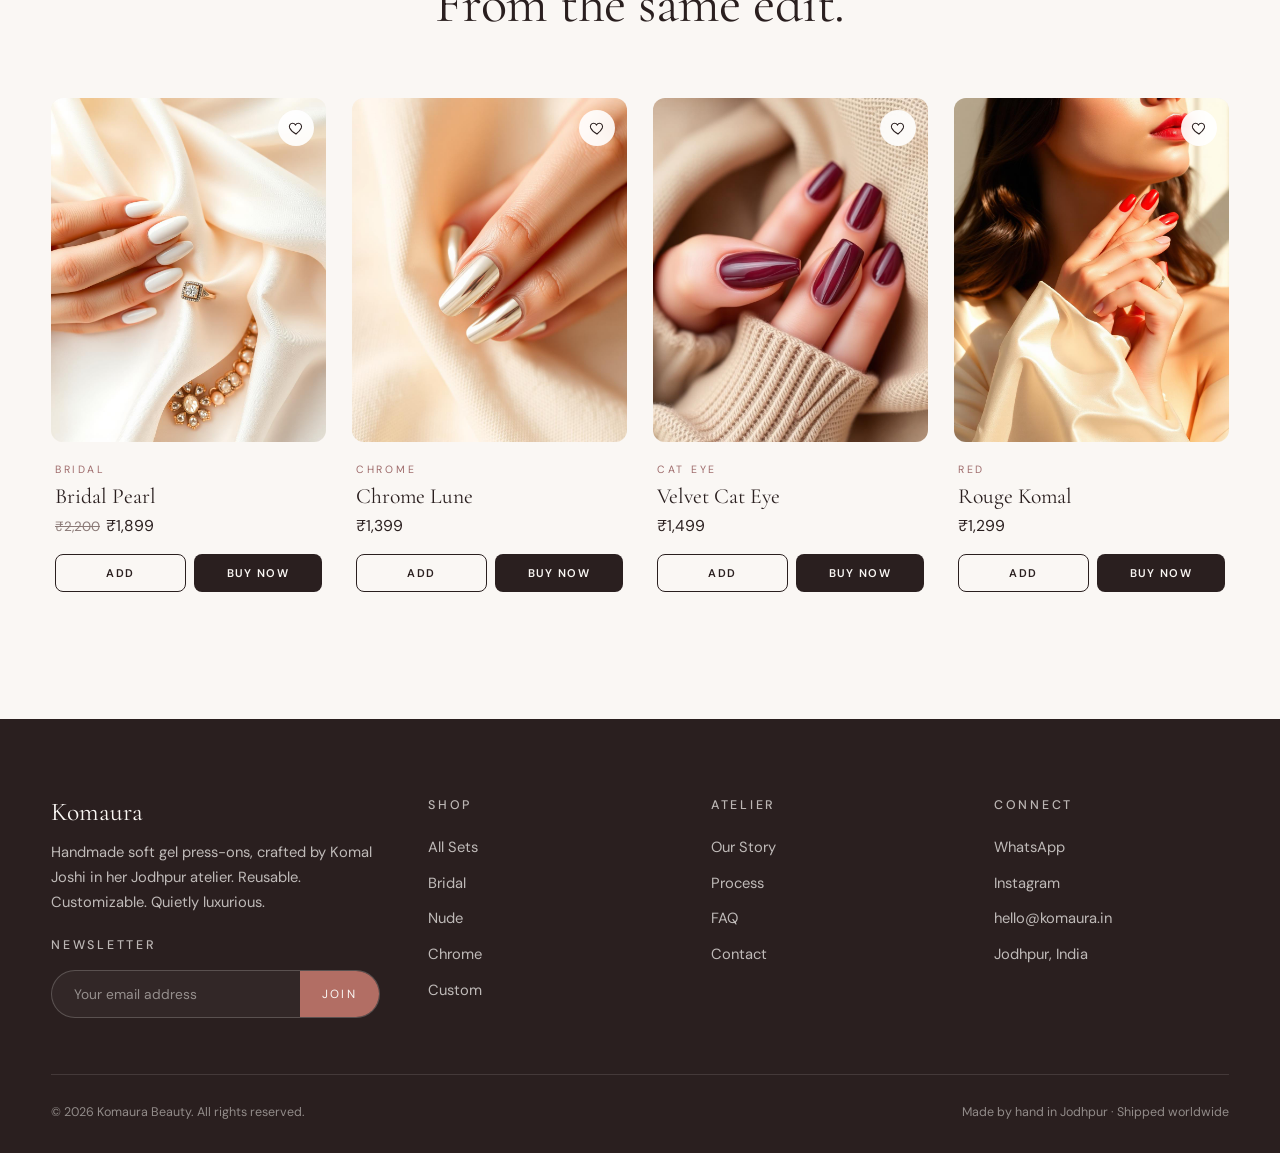
<file: product.html>
<!DOCTYPE html>
<html lang="en">
<head>
<meta charset="utf-8">
<meta name="viewport" content="width=device-width, initial-scale=1, viewport-fit=cover">
<title>Product — Komaura Beauty</title>
<meta name="description" content="Handmade soft gel press-on nail set from the Komaura atelier in Jodhpur.">
<link rel="icon" href="data:image/svg+xml,%3Csvg xmlns='http://www.w3.org/2000/svg' viewBox='0 0 32 32'%3E%3Crect width='32' height='32' rx='8' fill='%232A1F1F'/%3E%3Ctext x='50%25' y='58%25' font-family='Cormorant Garamond, serif' font-size='18' fill='%23FAF7F4' text-anchor='middle'%3EK%3C/text%3E%3C/svg%3E">
<link rel="preconnect" href="https://fonts.googleapis.com">
<link rel="preconnect" href="https://fonts.gstatic.com" crossorigin>
<link href="https://fonts.googleapis.com/css2?family=Cormorant+Garamond:ital,wght@0,400;0,500;1,400&family=DM+Sans:wght@300;400;500&family=Sacramento&display=swap" rel="stylesheet">
<link rel="stylesheet" href="css/base.css">
<link rel="stylesheet" href="css/components.css">
<link rel="stylesheet" href="css/animations.css">
<link rel="stylesheet" href="css/responsive.css">
</head>
<body>
<div class="preloader"><div class="preloader__mark">Komaura</div></div>
<div data-include="navbar"></div>

<main>
  <section class="pdp">
    <div class="container">
      <div class="pdp__grid" id="pdp">
        <div class="pdp__gallery">
          <div class="pdp__thumbs"><div class="skeleton" style="width:88px; aspect-ratio:1"></div></div>
          <div class="pdp__main skeleton"></div>
        </div>
        <div class="pdp__info"><div class="skeleton" style="height:300px"></div></div>
      </div>
    </div>
  </section>

  <section style="padding-top:0">
    <div class="container">
      <div class="section-head reveal">
        <span class="eyebrow">You may also love</span>
        <h2>From the same edit.</h2>
      </div>
      <div class="product-grid" id="related"></div>
    </div>
  </section>
</main>

<div class="pdp-stick" id="pdp-stick">
  <button class="btn btn-primary" id="pdp-add-mob" style="flex:1">Add to Bag</button>
  <a href="https://wa.me/918302501203" class="btn pdp__wa" target="_blank" rel="noopener" style="flex:1">WhatsApp</a>
</div>

<div data-include="footer"></div>

<script type="module" src="js/main.js"></script>
<script type="module">
  import { loadProducts, renderGrid, formatPrice } from './js/products.js';
  import { cart, bindWishlistButtons, bindQuickAdd } from './js/cart.js';
  import { initReveals } from './js/animations.js';
  import { recent } from './js/cart.js';
  import { getQuery } from './js/router.js';

  const id = getQuery('id') || 'nude-rose';

  (async () => {
    const all = await loadProducts();
    const p = all.find(x => x.id === id) || all[0];
    recent.push(p.id);
    document.title = p.name + ' — Komaura Beauty';

    const pdp = document.getElementById('pdp');
    const imgs = [p.image, p.imageHover, p.image].filter(Boolean);
    pdp.innerHTML = `
      <div class="pdp__gallery">
        <div class="pdp__thumbs" id="thumbs">
          ${imgs.map((src,i)=>`<button class="${i===0?'is-active':''}" data-i="${i}"><img src="${src}" alt=""></button>`).join('')}
        </div>
        <div class="pdp__main" id="main"><img id="main-img" src="${p.image}" alt="${p.name}"></div>
      </div>
      <div class="pdp__info">
        <div class="pdp__cat">${p.category}</div>
        <h1 class="pdp__title">${p.name}</h1>
        <div class="pdp__sub">${p.tagline}</div>
        <div class="pdp__price">${p.compareAt?`<s>${formatPrice(p.compareAt)}</s>`:''}${formatPrice(p.price)}</div>
        <div class="pdp__rating">★ ${p.rating.toFixed(1)} · ${p.reviews} reviews · Inclusive of all taxes</div>
        <p>${p.description}</p>

        <div class="pdp__section">
          <span class="label">Shape</span>
          <div class="pdp__sizes" id="shapes">
            ${p.shapes.map((s,i)=>`<button class="${i===0?'is-active':''}" data-shape="${s}">${s}</button>`).join('')}
          </div>
        </div>
        <div class="pdp__section">
          <span class="label">Size — <a href="#" data-acc-jump style="color:var(--rose-deep)">size guide</a></span>
          <div class="pdp__sizes" id="sizes">
            ${p.sizes.map((s,i)=>`<button class="${i===1?'is-active':''}" data-size="${s}">${s}</button>`).join('')}
          </div>
        </div>
        <div class="pdp__section">
          <span class="label">Custom sizing notes (optional)</span>
          <input id="custom-notes" placeholder="e.g. ring finger one size up" style="width:100%; padding:14px 16px; border:1px solid var(--line-strong); border-radius:8px; background:var(--white)">
        </div>
        <div class="pdp__section">
          <span class="label">Quantity</span>
          <div class="pdp__qty">
            <button id="q-dec" aria-label="Decrease">−</button>
            <span id="q-val">1</span>
            <button id="q-inc" aria-label="Increase">+</button>
          </div>
        </div>

        <div class="pdp__cta">
          <button class="btn btn-primary" id="pdp-add" style="flex:1; min-width:200px">Add to Bag — ${formatPrice(p.price)}</button>
          <a href="https://wa.me/918302501203?text=Hi%20Komal%2C%20I%27d%20like%20to%20order%20${encodeURIComponent(p.name)}" target="_blank" rel="noopener" class="btn pdp__wa">WhatsApp Order</a>
        </div>

        <div class="pdp__perks">
          <div><strong>Made to order</strong>Ships in 3–5 days</div>
          <div><strong>Worldwide</strong>Tracked shipping</div>
          <div><strong>Reusable</strong>Up to 4 cycles</div>
        </div>

        <div class="acc" id="acc" style="margin-top:40px">
          ${[
            ['Shipping','Made to order in 3–5 business days. Shipped via tracked courier within India and DHL/Aramex worldwide.'],
            ['Size Guide','XS fits petite nail beds; S fits average; M is most popular; L for wider beds. Order our complimentary sizing kit if unsure.'],
            ['Reuse Guide','Lift gently with cuticle stick, store in original tray. Avoid soaking in oils. Up to four cycles per set with care.'],
            ['Care Instructions','Apply with provided glue on a clean dry nail. Avoid hot water for two hours. Pat dry after washing.'],
            ['No COD Policy','We do not offer cash on delivery on made-to-order pieces. Secure online payment only — UPI, cards, wallets, net banking.']
          ].map(([t,b])=>`
            <div class="acc__item">
              <button class="acc__head">${t}<span class="plus"></span></button>
              <div class="acc__body"><div>${b}</div></div>
            </div>`).join('')}
        </div>
      </div>`;

    // Gallery
    const mainImg = document.getElementById('main-img');
    document.querySelectorAll('#thumbs button').forEach(b => b.addEventListener('click', () => {
      document.querySelectorAll('#thumbs button').forEach(x => x.classList.remove('is-active'));
      b.classList.add('is-active');
      mainImg.src = imgs[+b.dataset.i];
    }));
    document.getElementById('main').addEventListener('click', (e) => e.currentTarget.classList.toggle('zoom'));

    // Variants & qty
    let qty = 1;
    const qVal = document.getElementById('q-val');
    document.getElementById('q-inc').onclick = () => { qty++; qVal.textContent = qty; };
    document.getElementById('q-dec').onclick = () => { if (qty>1){ qty--; qVal.textContent = qty; } };
    let size = p.sizes[1] || p.sizes[0];
    let shape = p.shapes[0];
    document.querySelectorAll('#sizes button').forEach(b => b.addEventListener('click', () => {
      document.querySelectorAll('#sizes button').forEach(x=>x.classList.remove('is-active'));
      b.classList.add('is-active'); size = b.dataset.size;
      window.komauraToast && window.komauraToast('Size ' + size + ' selected ✓');
    }));
    document.querySelectorAll('#shapes button').forEach(b => b.addEventListener('click', () => {
      document.querySelectorAll('#shapes button').forEach(x=>x.classList.remove('is-active'));
      b.classList.add('is-active'); shape = b.dataset.shape;
    }));

    function add() {
      cart.add(p.id, { size, shape, qty });
      window.komauraToast && window.komauraToast('Added to bag ✓','success');
    }
    document.getElementById('pdp-add').onclick = add;
    document.getElementById('pdp-add-mob').onclick = add;

    // Accordion
    document.querySelectorAll('.acc__head').forEach(h => h.addEventListener('click', () => {
      const item = h.parentElement;
      const body = item.querySelector('.acc__body');
      const open = item.classList.toggle('open');
      body.style.maxHeight = open ? body.scrollHeight + 'px' : '0';
    }));

    // Related
    const related = all.filter(x => x.id !== p.id && x.category === p.category).slice(0, 4);
    const fill = related.length < 4 ? all.filter(x => x.id !== p.id && !related.includes(x)).slice(0, 4 - related.length) : [];
    const relWrap = document.getElementById('related');
    renderGrid(relWrap, [...related, ...fill]);
    bindWishlistButtons(relWrap); bindQuickAdd(relWrap); initReveals(relWrap);
  })();
</script>
</body>
</html>
</file>
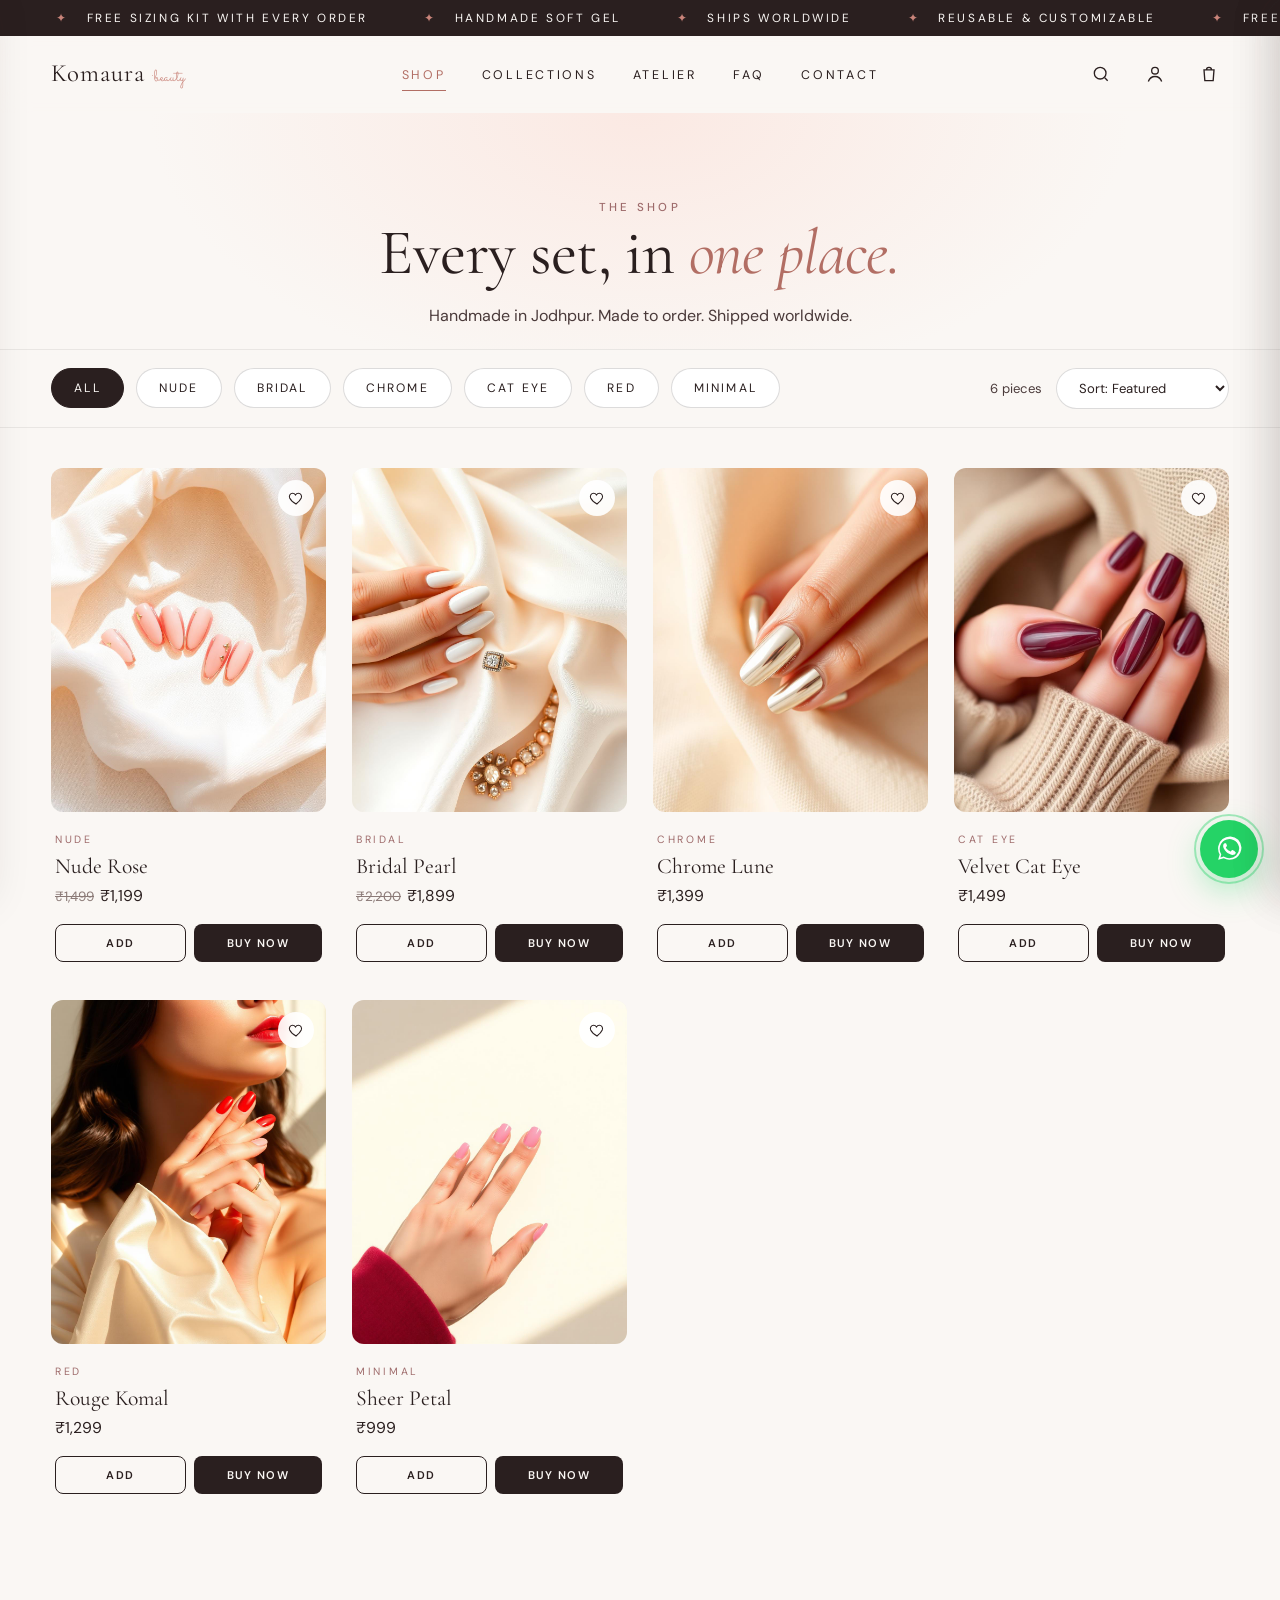
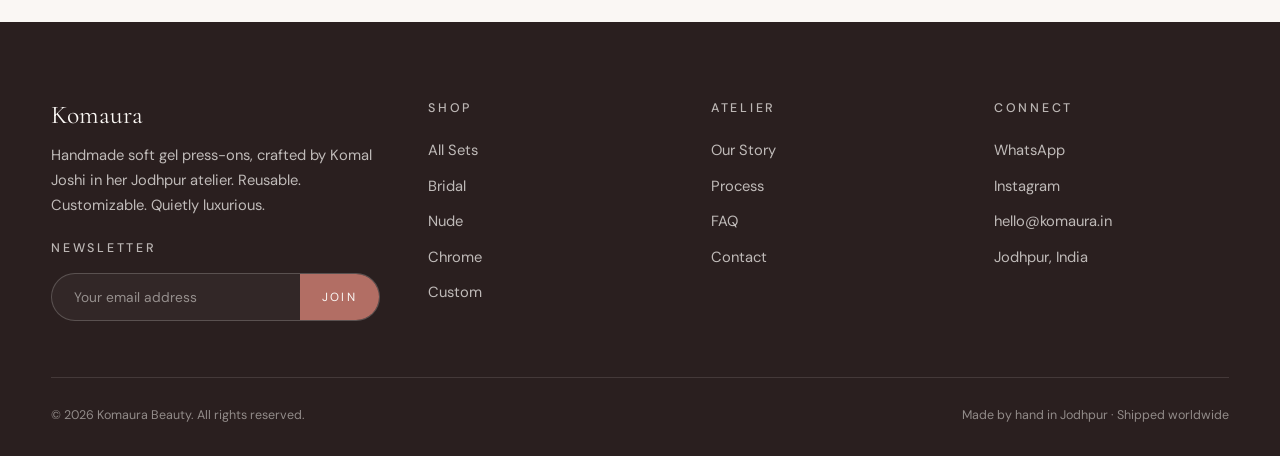
<file: shop.html>
<!DOCTYPE html>
<html lang="en">
<head>
<meta charset="utf-8">
<meta name="viewport" content="width=device-width, initial-scale=1, viewport-fit=cover">
<title>Shop — Komaura Beauty</title>
<meta name="description" content="Browse all handmade soft gel press-on nail sets from Komaura Beauty. Filter by vibe, shape, and finish.">
<link rel="icon" href="data:image/svg+xml,%3Csvg xmlns='http://www.w3.org/2000/svg' viewBox='0 0 32 32'%3E%3Crect width='32' height='32' rx='8' fill='%232A1F1F'/%3E%3Ctext x='50%25' y='58%25' font-family='Cormorant Garamond, serif' font-size='18' fill='%23FAF7F4' text-anchor='middle'%3EK%3C/text%3E%3C/svg%3E">
<link rel="preconnect" href="https://fonts.googleapis.com">
<link rel="preconnect" href="https://fonts.gstatic.com" crossorigin>
<link href="https://fonts.googleapis.com/css2?family=Cormorant+Garamond:ital,wght@0,400;0,500;1,400&family=DM+Sans:wght@300;400;500&family=Sacramento&display=swap" rel="stylesheet">
<link rel="stylesheet" href="css/base.css">
<link rel="stylesheet" href="css/components.css">
<link rel="stylesheet" href="css/animations.css">
<link rel="stylesheet" href="css/responsive.css">
</head>
<body>
<div class="preloader"><div class="preloader__mark">Komaura</div></div>
<div data-include="navbar"></div>

<main>
  <section class="page-hero" style="padding-bottom:20px">
    <div class="container">
      <span class="eyebrow reveal">The Shop</span>
      <h1 class="reveal" data-delay="1">Every set, in <em style="font-style:italic;color:var(--rose-deep)">one place.</em></h1>
      <p class="reveal" data-delay="2">Handmade in Jodhpur. Made to order. Shipped worldwide.</p>
    </div>
  </section>

  <div class="shop-bar">
    <div class="container shop-bar__row">
      <div class="chips" id="filters"></div>
      <div style="display:flex; gap:14px; align-items:center">
        <span class="shop-bar__count" id="shop-count"></span>
        <select class="shop-bar__sort" id="sort">
          <option value="featured">Sort: Featured</option>
          <option value="price-asc">Price · Low to High</option>
          <option value="price-desc">Price · High to Low</option>
          <option value="rating">Top Rated</option>
        </select>
      </div>
    </div>
  </div>

  <section style="padding-top:0">
    <div class="container">
      <div class="product-grid" id="grid">
        <div class="skeleton skel-card"></div>
        <div class="skeleton skel-card"></div>
        <div class="skeleton skel-card"></div>
        <div class="skeleton skel-card"></div>
        <div class="skeleton skel-card"></div>
        <div class="skeleton skel-card"></div>
      </div>
    </div>
  </section>
</main>

<div data-include="footer"></div>

<script type="module" src="js/main.js"></script>
<script type="module">
  import { loadProducts, renderGrid } from './js/products.js';
  import { bindWishlistButtons, bindQuickAdd } from './js/cart.js';
  import { initReveals } from './js/animations.js';
  import { getQuery } from './js/router.js';

  const cats = ['All','Nude','Bridal','Chrome','Cat Eye','Red','Minimal'];
  const filters = document.getElementById('filters');
  const grid = document.getElementById('grid');
  const sortSel = document.getElementById('sort');
  let active = getQuery('category') || 'All';
  let sortKey = 'featured';
  let all = [];

  filters.innerHTML = cats.map(c => `<button class="chip ${c===active?'is-active':''}" data-cat="${c}">${c}</button>`).join('');
  filters.querySelectorAll('[data-cat]').forEach(b => b.addEventListener('click', () => {
    active = b.dataset.cat;
    filters.querySelectorAll('.chip').forEach(c => c.classList.toggle('is-active', c.dataset.cat===active));
    render();
  }));
  sortSel.addEventListener('change', () => { sortKey = sortSel.value; render(); });

  function render() {
    let list = active === 'All' ? all.slice() : all.filter(p => p.category === active);
    if (sortKey === 'price-asc') list.sort((a,b)=>a.price-b.price);
    if (sortKey === 'price-desc') list.sort((a,b)=>b.price-a.price);
    if (sortKey === 'rating') list.sort((a,b)=>b.rating-a.rating);
    document.getElementById('shop-count').textContent = `${list.length} ${list.length===1?'piece':'pieces'}`;
    if (list.length === 0) {
      grid.innerHTML = `<div class="empty" style="grid-column:1/-1"><span class="script">Coming soon</span><p>This collection is currently in the atelier.</p></div>`;
      return;
    }
    grid.innerHTML = '';
    renderGrid(grid, list);
    bindWishlistButtons(grid); bindQuickAdd(grid); initReveals(grid);
  }

  (async () => { all = await loadProducts(); render(); })();
</script>
</body>
</html>
</file>
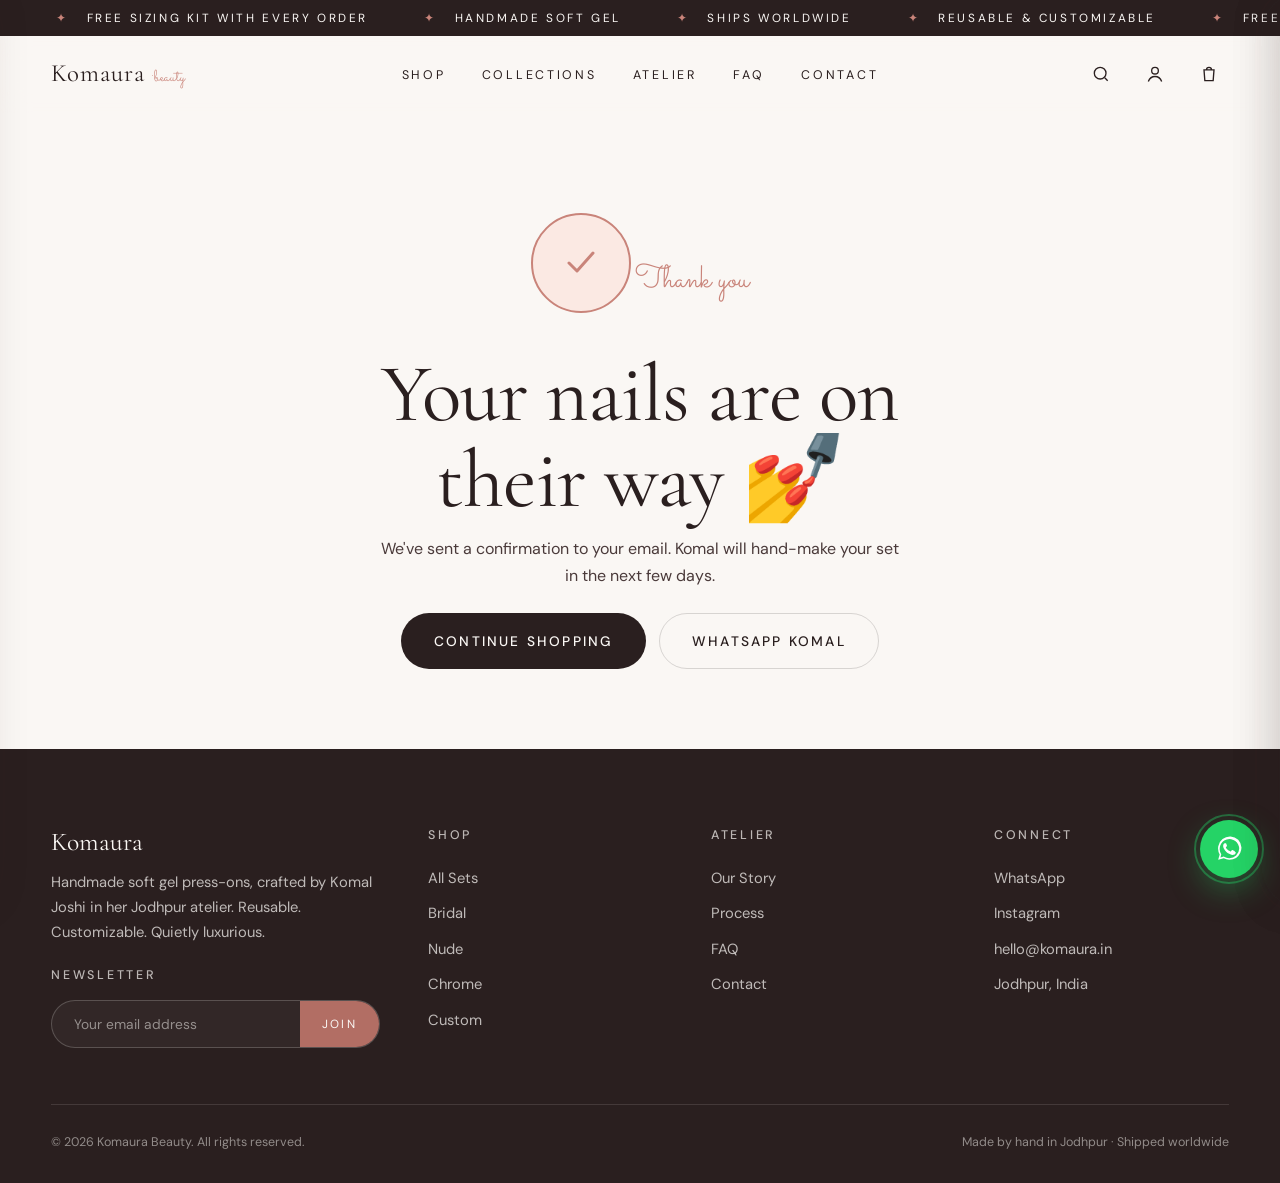
<file: success.html>
<!DOCTYPE html>
<html lang="en">
<head>
<meta charset="utf-8">
<meta name="viewport" content="width=device-width, initial-scale=1, viewport-fit=cover">
<title>Order Confirmed — Komaura Beauty</title>
<meta name="description" content="Your Komaura order is confirmed.">
<link rel="icon" href="data:image/svg+xml,%3Csvg xmlns='http://www.w3.org/2000/svg' viewBox='0 0 32 32'%3E%3Crect width='32' height='32' rx='8' fill='%232A1F1F'/%3E%3Ctext x='50%25' y='58%25' font-family='Cormorant Garamond, serif' font-size='18' fill='%23FAF7F4' text-anchor='middle'%3EK%3C/text%3E%3C/svg%3E">
<link rel="preconnect" href="https://fonts.googleapis.com">
<link rel="preconnect" href="https://fonts.gstatic.com" crossorigin>
<link href="https://fonts.googleapis.com/css2?family=Cormorant+Garamond:ital,wght@0,400;0,500;1,400&family=DM+Sans:wght@300;400;500&family=Sacramento&display=swap" rel="stylesheet">
<link rel="stylesheet" href="css/base.css">
<link rel="stylesheet" href="css/components.css">
<link rel="stylesheet" href="css/animations.css">
<link rel="stylesheet" href="css/responsive.css">
</head>
<body>
<div data-include="navbar"></div>

<main>
  <section class="success">
    <div class="confetti" id="confetti" aria-hidden="true"></div>
    <div class="container">
      <div class="checkmark">
        <svg viewBox="0 0 48 48" fill="none"><path d="M12 24l8 8 16-18" stroke="#C9847A" stroke-width="3" stroke-linecap="round" stroke-linejoin="round"/></svg>
      </div>
      <span class="script" style="font-size:2rem">Thank you</span>
      <h1 style="margin:14px auto 12px; max-width:680px">Your nails are on their way 💅</h1>
      <p style="max-width:520px; margin:0 auto 24px">We've sent a confirmation to your email. Komal will hand-make your set in the next few days.</p>
      <div id="order-summary" style="max-width:480px; margin:30px auto; text-align:left; border:1px solid var(--line); border-radius:12px; padding:24px; background:var(--white)"></div>
      <div style="display:flex; gap:12px; justify-content:center; flex-wrap:wrap">
        <a href="shop.html" class="btn btn-primary">Continue Shopping</a>
        <a href="https://wa.me/918302501203" target="_blank" rel="noopener" class="btn btn-ghost">WhatsApp Komal</a>
      </div>
    </div>
  </section>
</main>

<div data-include="footer"></div>

<script type="module" src="js/main.js"></script>
<script>
// Confetti
const c = document.getElementById('confetti');
const colors = ['#C9847A','#F2D9D0','#9E6B6B','#C8C0BB'];
for (let i=0; i<40; i++) {
  const i_ = document.createElement('i');
  i_.style.left = Math.random()*100 + 'vw';
  i_.style.background = colors[i%4];
  i_.style.animationDelay = (Math.random()*2)+'s';
  i_.style.animationDuration = (3 + Math.random()*3)+'s';
  c.appendChild(i_);
}
// Order summary
try {
  const o = JSON.parse(sessionStorage.getItem('komaura_last_order')||'null');
  if (o) {
    document.getElementById('order-summary').innerHTML = `
      <div style="font-size:.74rem; letter-spacing:.22em; text-transform:uppercase; color:var(--mauve); margin-bottom:8px">Order ${o.id.slice(0,14)}</div>
      <div style="font-family:var(--f-display); font-size:1.3rem; margin-bottom:14px">For ${o.customer.name}</div>
      <div style="font-size:.92rem; color:var(--ink-soft); margin-bottom:14px">${o.customer.address}, ${o.customer.city}, ${o.customer.state} ${o.customer.pincode}</div>
      <div style="display:flex; justify-content:space-between; padding-top:14px; border-top:1px solid var(--line); font-family:var(--f-display); font-size:1.2rem"><span>Total Paid</span><span>₹${o.total.toLocaleString('en-IN')}</span></div>`;
  } else {
    document.getElementById('order-summary').style.display = 'none';
  }
} catch {}
</script>
</body>
</html>
</file>
<file: css/base.css>
/* =========================================================
   Komaura Beauty — Base
   ========================================================= */

:root {
  --cream: #FAF7F4;
  --cream-2: #F5EFE9;
  --blush: #F2D9D0;
  --blush-soft: #FBE9E3;
  --rose: #C9847A;
  --rose-deep: #B26E64;
  --mauve: #9E6B6B;
  --chrome: #C8C0BB;
  --ink: #2A1F1F;
  --ink-soft: #4A3A3A;
  --muted: #8B7A77;
  --line: rgba(42, 31, 31, 0.08);
  --line-strong: rgba(42, 31, 31, 0.16);
  --white: #FFFFFF;

  --shadow-soft: 0 4px 24px rgba(180, 120, 110, 0.08);
  --shadow-lift: 0 12px 40px rgba(180, 120, 110, 0.14);

  --radius-card: 12px;
  --radius-pill: 999px;

  --ease: cubic-bezier(0.22, 1, 0.36, 1);
  --t-fast: 240ms;
  --t-base: 360ms;
  --t-slow: 600ms;

  --container: 1280px;
  --pad-x: clamp(20px, 4vw, 56px);
  --section-y: clamp(80px, 10vw, 140px);

  --f-display: "Cormorant Garamond", "Times New Roman", serif;
  --f-body: "DM Sans", -apple-system, BlinkMacSystemFont, "Segoe UI", sans-serif;
  --f-script: "Sacramento", cursive;
}

*,
*::before,
*::after {
  box-sizing: border-box;
}

html {
  -webkit-text-size-adjust: 100%;
  scroll-behavior: smooth;
}

body {
  margin: 0;
  font-family: var(--f-body);
  font-size: 16px;
  line-height: 1.6;
  color: var(--ink);
  background: var(--cream);
  -webkit-font-smoothing: antialiased;
  -moz-osx-font-smoothing: grayscale;
  text-rendering: optimizeLegibility;
  overflow-x: hidden;
}

img {
  max-width: 100%;
  display: block;
  height: auto;
}

a {
  color: inherit;
  text-decoration: none;
}

button {
  font-family: inherit;
  border: none;
  background: none;
  cursor: pointer;
  color: inherit;
}

input,
textarea,
select {
  font-family: inherit;
  font-size: inherit;
  color: inherit;
}

:focus-visible {
  outline: 2px solid var(--rose);
  outline-offset: 3px;
  border-radius: 4px;
}

::selection {
  background: var(--blush);
  color: var(--ink);
}

/* Typography */
h1, h2, h3, h4 {
  font-family: var(--f-display);
  font-weight: 400;
  letter-spacing: -0.01em;
  line-height: 1.05;
  margin: 0;
  color: var(--ink);
}

h1 { font-size: clamp(2.6rem, 6.4vw, 5.4rem); }
h2 { font-size: clamp(2rem, 4.4vw, 3.4rem); }
h3 { font-size: clamp(1.4rem, 2.4vw, 1.9rem); letter-spacing: 0; }
h4 { font-size: 1.05rem; font-family: var(--f-body); font-weight: 500; letter-spacing: 0.02em; }

p {
  margin: 0 0 1em;
  color: var(--ink-soft);
  font-size: 1rem;
  line-height: 1.7;
}

.script {
  font-family: var(--f-script);
  font-weight: 400;
  color: var(--rose);
  font-size: 1.6em;
  line-height: 1;
}

.eyebrow {
  font-family: var(--f-body);
  font-size: 0.72rem;
  text-transform: uppercase;
  letter-spacing: 0.28em;
  color: var(--mauve);
  font-weight: 500;
  display: inline-block;
}

/* Layout */
.container {
  max-width: var(--container);
  margin: 0 auto;
  padding-left: var(--pad-x);
  padding-right: var(--pad-x);
}

section {
  padding-top: var(--section-y);
  padding-bottom: var(--section-y);
}

.section-head {
  display: flex;
  flex-direction: column;
  align-items: center;
  text-align: center;
  gap: 18px;
  margin-bottom: 64px;
}
.section-head .eyebrow { margin-bottom: 4px; }
.section-head p { max-width: 520px; }

/* Buttons */
.btn {
  display: inline-flex;
  align-items: center;
  justify-content: center;
  gap: 10px;
  padding: 16px 32px;
  border-radius: var(--radius-pill);
  font-size: 0.86rem;
  letter-spacing: 0.16em;
  text-transform: uppercase;
  font-weight: 500;
  transition: transform var(--t-fast) var(--ease),
              background-color var(--t-fast) var(--ease),
              color var(--t-fast) var(--ease),
              box-shadow var(--t-base) var(--ease);
  will-change: transform;
  border: 1px solid transparent;
  white-space: nowrap;
}
.btn:hover { transform: translateY(-2px); }
.btn:active { transform: translateY(0); }

.btn-primary {
  background: var(--ink);
  color: var(--cream);
}
.btn-primary:hover { background: var(--rose-deep); box-shadow: var(--shadow-lift); }

.btn-ghost {
  background: transparent;
  color: var(--ink);
  border-color: var(--line-strong);
}
.btn-ghost:hover { border-color: var(--ink); }

.btn-light {
  background: var(--cream);
  color: var(--ink);
}

.link-arrow {
  display: inline-flex;
  align-items: center;
  gap: 8px;
  font-size: 0.78rem;
  letter-spacing: 0.22em;
  text-transform: uppercase;
  color: var(--ink);
  border-bottom: 1px solid var(--ink);
  padding-bottom: 4px;
  transition: gap var(--t-fast) var(--ease), color var(--t-fast) var(--ease);
}
.link-arrow:hover { gap: 14px; color: var(--rose-deep); }

/* Page transitions */

/* Scrollbar */
::-webkit-scrollbar { width: 10px; height: 10px; }
::-webkit-scrollbar-track { background: var(--cream); }
::-webkit-scrollbar-thumb { background: var(--blush); border-radius: 99px; }
::-webkit-scrollbar-thumb:hover { background: var(--rose); }

/* Utility */
.sr-only {
  position: absolute; width: 1px; height: 1px; padding: 0; margin: -1px;
  overflow: hidden; clip: rect(0,0,0,0); white-space: nowrap; border: 0;
}
.no-scroll { overflow: hidden; }
</file>
<file: css/components.css>
/* =========================================================
   Components
   ========================================================= */

/* ---------- Announcement bar ---------- */
.announce {
  background: var(--ink);
  color: var(--cream);
  font-size: 0.74rem;
  letter-spacing: 0.22em;
  text-transform: uppercase;
  overflow: hidden;
  height: 36px;
  display: flex;
  align-items: center;
}
.announce__track {
  display: flex;
  gap: 56px;
  white-space: nowrap;
  animation: marquee 38s linear infinite;
  padding-left: 56px;
}
.announce__track span::before { content: "✦"; margin-right: 18px; color: var(--rose); }
@keyframes marquee {
  from { transform: translateX(0); }
  to   { transform: translateX(-50%); }
}

/* ---------- Navbar ---------- */
.nav {
  position: sticky;
  top: 0;
  z-index: 60;
  background: rgba(250, 247, 244, 0.6);
  backdrop-filter: blur(14px);
  -webkit-backdrop-filter: blur(14px);
  border-bottom: 1px solid transparent;
  transition: background var(--t-base) var(--ease),
              border-color var(--t-base) var(--ease),
              box-shadow var(--t-base) var(--ease);
}
.nav.scrolled {
  background: rgba(250, 247, 244, 0.85);
  border-bottom-color: var(--line);
  box-shadow: 0 1px 30px rgba(42, 31, 31, 0.04);
}
.nav__inner {
  display: grid;
  grid-template-columns: 1fr auto 1fr;
  align-items: center;
  gap: 24px;
  padding-top: 18px;
  padding-bottom: 18px;
}
.nav__brand {
  font-family: var(--f-display);
  font-size: 1.55rem;
  letter-spacing: 0.04em;
  color: var(--ink);
  display: inline-flex;
  align-items: baseline;
  gap: 6px;
}
.nav__brand small {
  font-family: var(--f-script);
  font-size: 1rem;
  color: var(--rose);
  letter-spacing: 0;
}
.nav__links {
  display: flex;
  justify-content: center;
  gap: 36px;
  list-style: none;
  padding: 0;
  margin: 0;
}
.nav__links a {
  font-size: 0.78rem;
  text-transform: uppercase;
  letter-spacing: 0.22em;
  color: var(--ink);
  position: relative;
  padding: 6px 0;
  transition: color var(--t-fast) var(--ease);
}
.nav__links a::after {
  content: "";
  position: absolute;
  inset: auto 0 -2px 0;
  height: 1px;
  background: var(--ink);
  transform: scaleX(0);
  transform-origin: right center;
  transition: transform var(--t-base) var(--ease);
}
.nav__links a:hover,
.nav__links a.is-active { color: var(--rose-deep); }
.nav__links a:hover::after,
.nav__links a.is-active::after { transform: scaleX(1); transform-origin: left center; background: var(--rose-deep); }

.nav__icons {
  display: flex;
  justify-content: flex-end;
  gap: 14px;
  align-items: center;
}
.icon-btn {
  width: 40px; height: 40px;
  border-radius: 999px;
  display: inline-flex; align-items: center; justify-content: center;
  transition: background var(--t-fast) var(--ease), transform var(--t-fast) var(--ease);
  position: relative;
  color: var(--ink);
}
.icon-btn:hover { background: rgba(255,255,255,0.5); transform: translateY(-2px); }
.icon-btn svg { width: 20px; height: 20px; }

.cart-badge {
  position: absolute;
  top: 4px; right: 4px;
  min-width: 18px; height: 18px; padding: 0 5px;
  background: var(--rose-deep);
  color: var(--white);
  border-radius: 999px;
  font-size: 0.62rem;
  letter-spacing: 0;
  display: inline-flex; align-items: center; justify-content: center;
  font-weight: 600;
  transform: scale(0);
  transition: transform var(--t-fast) var(--ease);
}
.cart-badge.is-on { transform: scale(1); }

/* ---------- Hamburger Menu ---------- */
.nav__burger {
  display: none;
  flex-direction: column;
  gap: 6px;
  padding: 10px;
  z-index: 70;
}
.nav__burger span {
  display: block;
  width: 22px; height: 1.5px;
  background: var(--ink);
  transition: transform 0.3s var(--ease);
}
.nav__burger span:last-child { width: 14px; }

/* ---------- Mobile bottom nav ---------- */
.mob-nav {
  display: none;
  position: fixed;
  bottom: 20px; 
  left: 20px; 
  right: 20px;
  background: rgba(255, 255, 255, 0.8);
  backdrop-filter: blur(24px) saturate(180%);
  -webkit-backdrop-filter: blur(24px) saturate(180%);
  border: 1px solid rgba(255, 255, 255, 0.5);
  border-radius: 40px;
  z-index: 999;
  padding: 10px 16px;
  box-shadow: 0 15px 45px rgba(42, 31, 31, 0.1);
}
.mob-nav__list {
  display: grid;
  grid-template-columns: repeat(5, 1fr);
  list-style: none; padding: 0; margin: 0;
}
.mob-nav__list a {
  display: flex; flex-direction: column; align-items: center; gap: 4px;
  padding: 6px 0;
  font-size: 0.6rem;
  letter-spacing: 0.18em;
  text-transform: uppercase;
  color: var(--ink-soft);
  position: relative;
}
.mob-nav__list svg { width: 18px; height: 18px; }
.mob-nav__list a.is-active { color: var(--rose-deep); }
.mob-nav__list a.is-active::after {
  content: ""; position: absolute; top: 0; left: 50%;
  width: 18px; height: 2px; background: var(--rose-deep);
  transform: translateX(-50%);
  border-radius: 2px;
  animation: underline 300ms var(--ease);
}
@keyframes underline {
  from { width: 0; opacity: 0; }
  to { width: 18px; opacity: 1; }
}

/* ---------- Hero ---------- */
.hero {
  position: relative;
  padding-top: clamp(100px, 12vw, 160px);
  padding-bottom: clamp(100px, 12vw, 160px);
  background:
    radial-gradient(circle at 85% 15%, var(--blush-soft), transparent 50%),
    radial-gradient(circle at 15% 85%, rgba(201, 132, 122, 0.15), transparent 50%),
    radial-gradient(circle at 50% 50%, #ffffff, var(--cream));
  overflow: hidden;
}
.hero__grid {
  display: grid;
  grid-template-columns: 1.1fr 0.9fr;
  gap: clamp(60px, 8vw, 120px);
  align-items: center;
}
.hero__copy {
  max-width: 640px;
  padding-right: 40px;
}
.hero__copy .eyebrow { margin-bottom: 24px; color: var(--rose-deep); }
.hero__title {
  font-size: clamp(3.2rem, 7.5vw, 6.2rem);
  letter-spacing: -0.015em;
  line-height: 0.95;
}
.hero__title em {
  font-style: italic;
  color: var(--rose-deep);
}
.hero__title .script {
  display: block;
  font-size: 0.66em;
  margin-top: -0.2em;
  margin-left: 0.1em;
  color: var(--rose);
}
.hero__sub {
  margin: 36px 0 48px;
  max-width: 460px;
  font-size: 1.1rem;
}
.hero__cta {
  display: flex; gap: 14px; flex-wrap: wrap;
  margin-bottom: 40px;
}
.hero__meta {
  display: flex;
  gap: 28px;
  padding-top: 28px;
  border-top: 1px solid var(--line);
  flex-wrap: wrap;
}
.hero__meta div { font-size: 0.74rem; letter-spacing: 0.2em; text-transform: uppercase; color: var(--mauve); }
.hero__meta strong { display: block; font-family: var(--f-display); font-size: 1.6rem; color: var(--ink); letter-spacing: 0; text-transform: none; margin-bottom: 4px; font-weight: 400; }

.hero__art {
  position: relative;
  aspect-ratio: 4/5;
}
.hero__art img {
  position: absolute;
  inset: 0;
  width: 100%; height: 100%;
  object-fit: cover;
  border-radius: 300px 300px 40px 40px;
  box-shadow: var(--shadow-lift);
  animation: floatY 8s ease-in-out infinite;
  border: 8px solid var(--white);
}
.hero__art .float-tag {
  position: absolute;
  background: rgba(255, 255, 255, 0.85);
  backdrop-filter: blur(10px);
  padding: 16px 24px;
  border-radius: 999px;
  box-shadow: var(--shadow-soft);
  font-size: 0.7rem;
  letter-spacing: 0.18em;
  text-transform: uppercase;
  color: var(--ink);
  display: flex; align-items: center; gap: 12px;
  animation: floatY 5s ease-in-out infinite;
  border: 1px solid rgba(255,255,255,0.5);
}
.hero__art .float-tag.t1 { top: 10%; left: -8%; animation-delay: 0.4s; }
.hero__art .float-tag.t2 { bottom: 14%; right: -6%; animation-delay: 1.2s; }
.hero__art .float-tag .dot { width: 8px; height: 8px; border-radius: 999px; background: var(--rose); }

@keyframes floatY {
  0%, 100% { transform: translateY(0); }
  50% { transform: translateY(-10px); }
}

/* ---------- Marquee strip (values) ---------- */
.values {
  background: var(--cream-2);
  border-top: 1px solid var(--line);
  border-bottom: 1px solid var(--line);
  padding: 22px 0;
}
.values__row {
  display: flex; justify-content: center; gap: 56px; flex-wrap: wrap;
}
.values__row span {
  font-family: var(--f-display); font-size: 1.05rem;
  font-style: italic; color: var(--ink-soft);
}
.values__row span::before { content: "—  "; color: var(--rose); font-style: normal; }

/* ---------- Vibe chips ---------- */
.chips {
  display: flex; gap: 12px; flex-wrap: wrap;
  justify-content: center;
}
.chip {
  padding: 11px 22px;
  border-radius: var(--radius-pill);
  border: 1px solid var(--line-strong);
  background: var(--white);
  font-size: 0.76rem;
  letter-spacing: 0.18em;
  text-transform: uppercase;
  color: var(--ink);
  transition: all var(--t-fast) var(--ease);
}
.chip:hover { transform: translateY(-2px); border-color: var(--ink); }
.chip.is-active { background: var(--ink); color: var(--cream); border-color: var(--ink); }

.chips--scroll {
  flex-wrap: nowrap;
  overflow-x: auto;
  scrollbar-width: none;
  -ms-overflow-style: none;
  padding: 8px 4px;
  justify-content: flex-start;
  margin-left: calc(-1 * var(--pad-x));
  margin-right: calc(-1 * var(--pad-x));
  padding-left: var(--pad-x);
  padding-right: var(--pad-x);
}
.chips--scroll::-webkit-scrollbar { display: none; }

/* ---------- Product grid + card ---------- */
.product-grid {
  display: grid;
  grid-template-columns: repeat(4, 1fr);
  gap: clamp(24px, 3vw, 40px) clamp(16px, 2vw, 32px);
}

.card {
  position: relative;
  display: flex;
  flex-direction: column;
}
.card__media {
  position: relative;
  aspect-ratio: 4/5;
  border-radius: var(--radius-card);
  overflow: hidden;
  background: var(--cream-2);
  margin-bottom: 16px;
}
.card__media img {
  position: absolute; inset: 0;
  width: 100%; height: 100%;
  object-fit: cover;
  transition: transform 800ms var(--ease), opacity var(--t-base) var(--ease);
}
.card__media img.b { opacity: 0; }
.card:hover .card__media img.a { opacity: 0; transform: scale(1.04); }
.card:hover .card__media img.b { opacity: 1; transform: scale(1.04); }

.card__heart {
  position: absolute; top: 12px; right: 12px;
  width: 36px; height: 36px;
  background: rgba(255,255,255,0.9);
  border-radius: 999px;
  display: inline-flex; align-items: center; justify-content: center;
  transition: background var(--t-fast) var(--ease), transform var(--t-fast) var(--ease);
  z-index: 2;
  backdrop-filter: blur(6px);
}
.card__heart:hover { transform: scale(1.08); }
.card__heart svg { width: 16px; height: 16px; stroke: var(--ink); fill: none; stroke-width: 1.6; transition: fill var(--t-fast) var(--ease); }
.card__heart.is-on svg { fill: var(--rose-deep); stroke: var(--rose-deep); }

.card__content {
  padding: 4px 4px 0;
  display: flex;
  flex-direction: column;
  gap: 12px;
}

.card__actions {
  display: flex;
  gap: 8px;
  margin-top: 4px;
  opacity: 1;
  transform: none;
  transition: transform var(--t-fast);
}

.card__btn {
  flex: 1;
  height: 38px;
  border-radius: 8px;
  font-size: 0.7rem;
  text-transform: uppercase;
  letter-spacing: 0.12em;
  font-weight: 600;
  transition: all var(--t-fast) var(--ease);
}
.card__btn--buy { background: var(--ink); color: var(--cream); }
.card__btn--add { 
  background: transparent; 
  border: 1px solid var(--ink); 
  color: var(--ink);
}
.card__btn--buy:hover { background: var(--rose-deep); }
.card__btn--add:hover { background: var(--ink); color: var(--cream); }

.card__cat { font-size: 0.66rem; letter-spacing: 0.26em; text-transform: uppercase; color: var(--mauve); margin-bottom: 6px; }
.card__name { font-family: var(--f-display); font-size: 1.35rem; line-height: 1.1; margin-bottom: 4px; }
.card__tag { font-size: 0.86rem; color: var(--ink-soft); margin-bottom: 10px; }
.card__row { display: flex; align-items: center; justify-content: space-between; gap: 12px; }
.card__price { font-size: 0.98rem; color: var(--ink); }
.card__price s { color: var(--muted); margin-right: 6px; font-size: 0.84rem; }
.card__rating { font-size: 0.78rem; color: var(--ink-soft); display: inline-flex; gap: 4px; align-items: center; }
.card__rating::before { content: "★"; color: var(--rose); font-size: 0.9rem; }

/* ---------- Editorial split (story) ---------- */
.story {
  background: var(--cream-2);
}
.story__grid {
  display: grid;
  grid-template-columns: 1fr 1fr;
  gap: clamp(40px, 6vw, 96px);
  align-items: center;
}
.story__media {
  aspect-ratio: 4/5;
  border-radius: 8px;
  overflow: hidden;
  position: relative;
}
.story__media img { width: 100%; height: 100%; object-fit: cover; }
.story__copy h2 { margin: 14px 0 22px; }
.story__copy .script { display: inline-block; margin-bottom: 14px; }
.story__copy ul { list-style: none; padding: 0; margin: 32px 0 0; }
.story__copy li {
  padding: 18px 0;
  border-bottom: 1px solid var(--line);
  display: grid;
  grid-template-columns: 80px 1fr;
  gap: 16px;
  align-items: baseline;
}
.story__copy li span:first-child {
  font-family: var(--f-display); font-size: 1.4rem; color: var(--rose-deep);
}

/* ---------- Testimonials ---------- */
.testimonials {
  background:
    radial-gradient(700px 500px at 80% 0%, var(--blush-soft), transparent 60%),
    var(--cream);
}
.t-grid {
  display: grid;
  grid-template-columns: repeat(3, 1fr);
  gap: 24px;
}
.t-card {
  background: var(--white);
  border: 1px solid var(--line);
  border-radius: var(--radius-card);
  padding: 36px 32px;
  box-shadow: var(--shadow-soft);
  display: flex; flex-direction: column; gap: 18px;
}
.t-card .quote {
  font-family: var(--f-display); font-size: 1.4rem; line-height: 1.4;
  font-style: italic; color: var(--ink);
}
.t-card .quote::before { content: "“"; font-size: 2.4rem; color: var(--rose); line-height: 0; vertical-align: -0.4em; margin-right: 4px; }
.t-card .who { font-size: 0.82rem; letter-spacing: 0.16em; text-transform: uppercase; color: var(--mauve); }
.t-card .who strong { display: block; font-size: 0.95rem; letter-spacing: 0; text-transform: none; color: var(--ink); margin-bottom: 2px; font-family: var(--f-display); }
.t-card .stars { color: var(--rose); letter-spacing: 2px; }

/* ---------- Counters ---------- */
.counters {
  background: var(--ink);
  color: var(--cream);
  padding: 80px 0;
}
.counters__grid {
  display: grid;
  grid-template-columns: repeat(4, 1fr);
  gap: 32px;
  text-align: center;
}
.counters strong {
  font-family: var(--f-display); font-size: clamp(2.4rem, 4vw, 3.6rem); display: block; margin-bottom: 8px;
  color: var(--cream); font-weight: 400;
}
.counters span { font-size: 0.74rem; letter-spacing: 0.24em; text-transform: uppercase; color: var(--blush); }

/* ---------- Instagram strip ---------- */
.insta__row {
  display: grid;
  grid-template-columns: repeat(6, 1fr);
  gap: 8px;
}
.insta__row a {
  position: relative;
  aspect-ratio: 1;
  overflow: hidden;
  border-radius: 6px;
  display: block;
}
.insta__row img {
  width: 100%; height: 100%; object-fit: cover;
  transition: transform var(--t-slow) var(--ease);
}
.insta__row a::after {
  content: "";
  position: absolute; inset: 0;
  background: rgba(201, 132, 122, 0.5);
  opacity: 0;
  transition: opacity var(--t-base) var(--ease);
}
.insta__row a::before {
  content: "";
  position: absolute; inset: 0;
  background: url("data:image/svg+xml;utf8,<svg xmlns='http://www.w3.org/2000/svg' width='28' height='28' viewBox='0 0 24 24' fill='none' stroke='%23fff' stroke-width='1.6'><rect x='3' y='3' width='18' height='18' rx='5'/><circle cx='12' cy='12' r='4'/><circle cx='17.5' cy='6.5' r='1' fill='%23fff'/></svg>") center / 28px no-repeat;
  z-index: 2;
  opacity: 0;
  transition: opacity var(--t-base) var(--ease);
}
.insta__row a:hover img { transform: scale(1.06); }
.insta__row a:hover::after,
.insta__row a:hover::before { opacity: 1; }

/* ---------- Footer ---------- */
.footer {
  background: var(--ink);
  color: var(--cream);
  padding: 80px 0 30px;
}
.footer__grid {
  display: grid;
  grid-template-columns: 1.4fr repeat(3, 1fr);
  gap: 48px;
  padding-bottom: 56px;
  border-bottom: 1px solid rgba(250, 247, 244, 0.12);
}
.footer h3 { color: var(--cream); font-family: var(--f-display); font-size: 1.6rem; margin-bottom: 14px; }
.footer h4 { color: var(--cream); font-size: 0.78rem; letter-spacing: 0.22em; text-transform: uppercase; margin-bottom: 18px; opacity: 0.7; }
.footer p, .footer a { color: rgba(250, 247, 244, 0.72); font-size: 0.92rem; }
.footer a { display: block; padding: 6px 0; transition: color var(--t-fast) var(--ease); }
.footer a:hover { color: var(--blush); }
.footer__news {
  display: flex; gap: 0; margin-top: 14px;
  border: 1px solid rgba(250, 247, 244, 0.2);
  border-radius: 999px;
  overflow: hidden;
  background: rgba(255,255,255,0.04);
}
.footer__news input {
  flex: 1; padding: 14px 22px; background: transparent; border: none; color: var(--cream); font-size: 0.86rem;
}
.footer__news input::placeholder { color: rgba(250, 247, 244, 0.5); }
.footer__news button {
  padding: 0 22px; background: var(--rose-deep); color: var(--cream);
  font-size: 0.74rem; letter-spacing: 0.2em; text-transform: uppercase;
  transition: background var(--t-fast) var(--ease);
}
.footer__news button:hover { background: var(--rose); }
.footer__base {
  display: flex; justify-content: space-between; padding-top: 28px;
  font-size: 0.78rem; color: rgba(250, 247, 244, 0.5);
  flex-wrap: wrap; gap: 12px;
}

/* ---------- WhatsApp Float ---------- */
.wa-float {
  position: fixed;
  right: 22px; bottom: 22px;
  z-index: 50;
  width: 58px; height: 58px;
  border-radius: 999px;
  background: #25D366;
  color: white;
  display: inline-flex; align-items: center; justify-content: center;
  box-shadow: 0 12px 32px rgba(37, 211, 102, 0.35);
  transition: transform var(--t-fast) var(--ease);
}
.wa-float::after {
  content: ""; position: absolute; inset: -6px; border-radius: 999px;
  border: 2px solid #25D366; opacity: 0.4;
  animation: pulseRing 2.4s ease-out infinite;
}
.wa-float:hover { transform: scale(1.06); }
.wa-float svg { width: 26px; height: 26px; }
.wa-float__tip {
  position: absolute; right: 70px; top: 50%; transform: translateY(-50%);
  background: var(--ink); color: var(--cream);
  padding: 10px 16px; border-radius: 99px;
  font-size: 0.74rem; letter-spacing: 0.16em; text-transform: uppercase;
  white-space: nowrap;
  opacity: 0; pointer-events: none;
  transition: opacity var(--t-fast) var(--ease), transform var(--t-fast) var(--ease);
}
.wa-float:hover .wa-float__tip { opacity: 1; transform: translateY(-50%) translateX(-4px); }

@keyframes pulseRing {
  0% { transform: scale(1); opacity: 0.5; }
  100% { transform: scale(1.6); opacity: 0; }
}

/* ---------- Back to top ---------- */
.totop {
  position: fixed; left: 22px; bottom: 22px; z-index: 50;
  width: 44px; height: 44px;
  background: var(--white);
  border-radius: 999px;
  display: inline-flex; align-items: center; justify-content: center;
  box-shadow: var(--shadow-soft);
  opacity: 0; pointer-events: none;
  transform: translateY(8px);
  transition: opacity var(--t-base) var(--ease), transform var(--t-base) var(--ease);
}
.totop.show { opacity: 1; pointer-events: auto; transform: translateY(0); }
.totop svg { width: 16px; height: 16px; }

/* ---------- Toast ---------- */
.toasts {
  position: fixed; top: 24px; right: 24px; z-index: 100;
  display: flex; flex-direction: column; gap: 10px;
  pointer-events: none;
}
.toast {
  background: var(--white);
  color: var(--ink);
  padding: 14px 18px 14px 16px;
  border-radius: 12px;
  border: 1px solid var(--line);
  box-shadow: var(--shadow-lift);
  display: flex; align-items: center; gap: 12px;
  min-width: 240px;
  font-size: 0.9rem;
  transform: translateX(120%);
  animation: toastIn 360ms var(--ease) forwards;
  pointer-events: auto;
}
.toast.out { animation: toastOut 280ms var(--ease) forwards; }
.toast .dot {
  width: 8px; height: 8px; border-radius: 999px; background: var(--rose);
  flex-shrink: 0;
}
.toast.success .dot { background: #6FAE7B; }
.toast.error .dot { background: #C25555; }
@keyframes toastIn { to { transform: translateX(0); } }
@keyframes toastOut { to { transform: translateX(120%); opacity: 0; } }

/* ---------- Search overlay ---------- */
.search-overlay {
  position: fixed; inset: 0;
  background: rgba(250, 247, 244, 0.85);
  backdrop-filter: blur(20px);
  z-index: 80;
  display: none;
  flex-direction: column;
  padding: 40px var(--pad-x);
  opacity: 0;
}
.search-overlay.show {
  display: flex;
  animation: fadeIn 280ms var(--ease) forwards;
}
.search-overlay__bar {
  display: flex; gap: 14px; align-items: center;
  border-bottom: 1px solid var(--line-strong);
  padding-bottom: 18px;
  max-width: 920px; margin: 24px auto 0; width: 100%;
}
.search-overlay__bar input {
  flex: 1; background: transparent; border: none;
  font-family: var(--f-display); font-size: clamp(1.6rem, 3.6vw, 2.8rem);
  color: var(--ink);
}
.search-overlay__bar input::placeholder { color: var(--muted); font-style: italic; }
.search-overlay__close { font-size: 0.8rem; letter-spacing: 0.2em; text-transform: uppercase; }

.search-recent {
  max-width: 920px; margin: 28px auto 0; width: 100%;
  display: flex; flex-wrap: wrap; gap: 8px;
}
.search-recent .label { font-size: 0.74rem; letter-spacing: 0.22em; text-transform: uppercase; color: var(--mauve); align-self: center; margin-right: 8px; }

.search-results {
  max-width: 920px; margin: 36px auto 0; width: 100%;
  display: grid; grid-template-columns: repeat(auto-fill, minmax(180px, 1fr));
  gap: 18px;
  overflow-y: auto;
}
.search-results .card__media { aspect-ratio: 1; }

@keyframes fadeIn { to { opacity: 1; } }

/* ---------- Cart drawer ---------- */
.drawer-back {
  position: fixed; inset: 0;
  background: rgba(42, 31, 31, 0.4);
  backdrop-filter: blur(4px);
  opacity: 0; pointer-events: none;
  z-index: 90;
  transition: opacity var(--t-base) var(--ease);
}
.drawer-back.show { opacity: 1; pointer-events: auto; }

.drawer {
  position: fixed; top: 0; right: 0; bottom: 0;
  width: min(440px, 92vw);
  background: rgba(250, 247, 244, 0.95);
  backdrop-filter: blur(20px);
  z-index: 95;
  transform: translateX(100%);
  transition: transform 420ms var(--ease);
  display: flex; flex-direction: column;
  box-shadow: -10px 0 40px rgba(42, 31, 31, 0.1);
}
.drawer.show { transform: translateX(0); }
.drawer__head {
  padding: 26px 28px;
  display: flex; align-items: center; justify-content: space-between;
  border-bottom: 1px solid var(--line);
}
.drawer__head h3 { font-size: 1.3rem; }
.drawer__body {
  flex: 1; overflow-y: auto; padding: 18px 28px;
}
.drawer__foot {
  border-top: 1px solid var(--line);
  padding: 22px 28px calc(22px + env(safe-area-inset-bottom));
  background: var(--cream);
}
.drawer__row { display: flex; justify-content: space-between; margin-bottom: 12px; font-size: 0.92rem; }
.drawer__row.total { font-size: 1.1rem; font-family: var(--f-display); margin-bottom: 18px; }

.cart-item {
  display: grid;
  grid-template-columns: 80px 1fr auto;
  gap: 16px; padding: 16px 0;
  border-bottom: 1px solid var(--line);
}
.cart-item img { width: 80px; height: 96px; object-fit: cover; border-radius: 8px; }
.cart-item h4 { font-family: var(--f-display); font-size: 1.05rem; font-weight: 400; margin-bottom: 4px; }
.cart-item .meta { font-size: 0.74rem; color: var(--mauve); letter-spacing: 0.14em; text-transform: uppercase; margin-bottom: 8px; }
.cart-item .qty {
  display: inline-flex; align-items: center; gap: 12px;
  border: 1px solid var(--line-strong); border-radius: 999px; padding: 4px 10px;
  font-size: 0.86rem;
}
.cart-item .qty button { padding: 2px 6px; font-size: 1rem; color: var(--ink-soft); }
.cart-item .price { font-size: 0.95rem; }
.cart-item .rm { font-size: 0.7rem; letter-spacing: 0.18em; text-transform: uppercase; color: var(--mauve); margin-top: 8px; transition: color var(--t-fast); }
.cart-item .rm:hover { color: var(--rose-deep); }

.cart-empty { text-align: center; padding: 60px 20px; }
.cart-empty .script { font-size: 2.4rem; }

/* ---------- Skeleton ---------- */
.skeleton {
  background: linear-gradient(90deg, var(--cream-2) 0%, #efe7e1 50%, var(--cream-2) 100%);
  background-size: 200% 100%;
  animation: shimmer 1.4s linear infinite;
  border-radius: 8px;
}
.skel-card { aspect-ratio: 4/5; }
@keyframes shimmer {
  0% { background-position: 200% 0; }
  100% { background-position: -200% 0; }
}

/* ---------- Preloader ---------- */
.preloader {
  display: none !important;
}
.preloader.done { opacity: 0; visibility: hidden; }
.preloader__mark {
  font-family: var(--f-display); font-size: 2rem; letter-spacing: 0.4em; color: var(--ink);
  position: relative; padding-bottom: 14px; text-transform: uppercase;
}
.preloader__mark::after {
  content: ""; position: absolute; left: 0; right: 0; bottom: 0;
  height: 1px; background: var(--rose);
  transform: scaleX(0); transform-origin: left center;
  animation: load 1.2s var(--ease) forwards;
}
@keyframes load {
  to { transform: scaleX(1); }
}

/* ---------- Product page ---------- */
.pdp {
  padding-top: 60px;
}
.pdp__grid {
  display: grid;
  grid-template-columns: 1.1fr 1fr;
  gap: clamp(40px, 6vw, 96px);
}
.pdp__gallery {
  display: grid;
  grid-template-columns: 88px 1fr;
  gap: 14px;
}
.pdp__thumbs {
  display: flex; flex-direction: column; gap: 10px;
}
.pdp__thumbs button {
  width: 88px; aspect-ratio: 1;
  border-radius: 8px; overflow: hidden;
  border: 1px solid var(--line);
  transition: border-color var(--t-fast) var(--ease);
}
.pdp__thumbs button.is-active { border-color: var(--ink); }
.pdp__thumbs img { width: 100%; height: 100%; object-fit: cover; }
.pdp__main {
  aspect-ratio: 4/5;
  border-radius: 12px;
  overflow: hidden;
  position: relative;
  cursor: zoom-in;
}
.pdp__main img { width: 100%; height: 100%; object-fit: cover; transition: transform 600ms var(--ease); }
.pdp__main.zoom img { transform: scale(1.4); cursor: zoom-out; }

.pdp__cat { font-size: 0.72rem; letter-spacing: 0.24em; text-transform: uppercase; color: var(--mauve); margin-bottom: 14px; }
.pdp__title { font-size: clamp(2rem, 3.6vw, 3rem); margin-bottom: 6px; }
.pdp__sub { color: var(--ink-soft); margin-bottom: 22px; }
.pdp__price { font-family: var(--f-display); font-size: 1.6rem; margin-bottom: 8px; }
.pdp__price s { color: var(--muted); margin-right: 10px; font-size: 1.1rem; }
.pdp__rating { font-size: 0.86rem; color: var(--ink-soft); margin-bottom: 28px; }

.pdp__section { margin-bottom: 24px; }
.pdp__section .label { display: block; font-size: 0.72rem; letter-spacing: 0.22em; text-transform: uppercase; color: var(--mauve); margin-bottom: 10px; }
.pdp__sizes { display: flex; gap: 8px; flex-wrap: wrap; }
.pdp__sizes button {
  min-width: 48px; padding: 10px 14px; border-radius: 999px;
  border: 1px solid var(--line-strong); font-size: 0.84rem;
  transition: all var(--t-fast) var(--ease);
}
.pdp__sizes button.is-active { background: var(--ink); color: var(--cream); border-color: var(--ink); }

.pdp__qty {
  display: inline-flex; gap: 16px; align-items: center;
  border: 1px solid var(--line-strong); border-radius: 999px;
  padding: 8px 16px;
}
.pdp__qty button { padding: 4px 8px; font-size: 1.1rem; }

.pdp__cta { display: flex; gap: 12px; margin: 24px 0 28px; flex-wrap: wrap; }
.pdp__wa {
  background: #25D366; color: white;
}
.pdp__wa:hover { background: #1ebe5a; }

.pdp__perks { display: grid; grid-template-columns: repeat(3, 1fr); gap: 18px; margin-top: 12px; padding-top: 24px; border-top: 1px solid var(--line); }
.pdp__perks div { font-size: 0.78rem; color: var(--ink-soft); }
.pdp__perks strong { display: block; font-family: var(--f-display); font-size: 1rem; color: var(--ink); margin-bottom: 4px; font-weight: 400; }

.acc { border-top: 1px solid var(--line); }
.acc__item { border-bottom: 1px solid var(--line); }
.acc__head {
  width: 100%; padding: 22px 0; display: flex; justify-content: space-between; align-items: center;
  font-family: var(--f-display); font-size: 1.15rem; text-align: left;
  transition: color var(--t-fast) var(--ease);
}
.acc__head:hover { color: var(--rose-deep); }
.acc__head .plus { width: 24px; height: 24px; position: relative; flex-shrink: 0; }
.acc__head .plus::before, .acc__head .plus::after {
  content: ""; position: absolute; left: 4px; right: 4px; top: 50%; height: 1px; background: currentColor;
  transition: transform var(--t-base) var(--ease);
}
.acc__head .plus::after { transform: rotate(90deg); }
.acc__item.open .plus::after { transform: rotate(0deg); }
.acc__body {
  max-height: 0; overflow: hidden;
  transition: max-height 460ms var(--ease), opacity var(--t-base) var(--ease);
  opacity: 0;
}
.acc__body > div { padding: 0 0 24px; color: var(--ink-soft); font-size: 0.95rem; }
.acc__item.open .acc__body { opacity: 1; }

/* Sticky mobile add-to-cart */
.pdp-stick {
  display: none;
  position: fixed; left: 0; right: 0; bottom: 0;
  background: var(--cream);
  border-top: 1px solid var(--line);
  padding: 12px 16px calc(12px + env(safe-area-inset-bottom));
  z-index: 40;
  gap: 10px;
}

/* ---------- Shop page ---------- */
.shop-bar {
  position: sticky; top: 70px;
  z-index: 30;
  background: rgba(250, 247, 244, 0.85);
  backdrop-filter: blur(14px);
  border-top: 1px solid var(--line);
  border-bottom: 1px solid var(--line);
  padding: 18px 0;
  margin-bottom: 40px;
}
.shop-bar__row { display: flex; gap: 16px; align-items: center; justify-content: space-between; flex-wrap: wrap; }
.shop-bar__count { font-size: 0.82rem; color: var(--ink-soft); }
.shop-bar__sort {
  border: 1px solid var(--line-strong);
  border-radius: 999px; padding: 10px 18px;
  background: var(--white);
  font-size: 0.82rem;
}

.empty {
  text-align: center; padding: 80px 20px;
}
.empty .script { font-size: 2.6rem; display: block; margin-bottom: 8px; }

/* ---------- Page hero (small) ---------- */
.page-hero {
  padding: 80px 0 40px;
  text-align: center;
  background:
    radial-gradient(700px 400px at 50% 0%, var(--blush-soft), transparent 70%),
    var(--cream);
}
.page-hero h1 { font-size: clamp(2.4rem, 5vw, 4rem); margin-bottom: 16px; }
.page-hero p { max-width: 520px; margin: 0 auto; }

/* ---------- About ---------- */
.about-grid {
  display: grid; grid-template-columns: 1fr 1fr; gap: 80px; align-items: center;
}
.about-grid img { border-radius: 8px; }
.about-vals {
  display: grid; grid-template-columns: repeat(3, 1fr); gap: 30px;
}
.about-vals .v {
  padding: 36px 28px;
  background: var(--white);
  border: 1px solid var(--line);
  border-radius: var(--radius-card);
  box-shadow: var(--shadow-soft);
}
.about-vals .v h3 { margin: 12px 0 8px; }
.about-vals .v .num { font-family: var(--f-display); font-size: 1.6rem; color: var(--rose-deep); }

.timeline { display: flex; flex-direction: column; gap: 0; }
.tl-item {
  display: grid; grid-template-columns: 140px 1fr; gap: 32px;
  padding: 28px 0;
  border-top: 1px solid var(--line);
}
.tl-item .yr { font-family: var(--f-display); font-size: 1.6rem; color: var(--rose-deep); }
.tl-item h4 { font-family: var(--f-display); font-size: 1.3rem; font-weight: 400; margin-bottom: 6px; }

/* ---------- FAQ ---------- */
.faq-tabs { display: flex; gap: 10px; justify-content: center; margin-bottom: 40px; flex-wrap: wrap; }
.faq-wrap { max-width: 760px; margin: 0 auto; }

/* ---------- Contact ---------- */
.contact-grid {
  display: grid; grid-template-columns: 1fr 1.2fr; gap: 80px;
}
.contact-info .item { padding: 22px 0; border-bottom: 1px solid var(--line); }
.contact-info .item h4 { font-family: var(--f-display); font-size: 1.2rem; font-weight: 400; margin-bottom: 6px; }

.form .field { margin-bottom: 18px; }
.form label { display: block; font-size: 0.74rem; letter-spacing: 0.2em; text-transform: uppercase; color: var(--mauve); margin-bottom: 8px; }
.form input,
.form textarea,
.form select {
  width: 100%;
  padding: 14px 16px;
  background: var(--white);
  border: 1px solid var(--line-strong);
  border-radius: 8px;
  transition: border-color var(--t-fast) var(--ease);
}
.form input:focus,
.form textarea:focus,
.form select:focus {
  outline: none;
  border-color: var(--ink);
}

/* ---------- Checkout ---------- */
.co-grid {
  display: grid; grid-template-columns: 1.2fr 0.9fr; gap: 56px;
}
.co-summary {
  background: var(--white);
  border: 1px solid var(--line);
  border-radius: var(--radius-card);
  padding: 28px;
  position: sticky; top: 100px;
  align-self: start;
  box-shadow: var(--shadow-soft);
}
.co-summary h3 { margin-bottom: 18px; }
.co-summary .line { display: flex; justify-content: space-between; padding: 10px 0; border-bottom: 1px dashed var(--line); font-size: 0.92rem; }
.co-summary .total { font-family: var(--f-display); font-size: 1.4rem; padding-top: 18px; }
.co-trust {
  display: grid; grid-template-columns: repeat(2, 1fr); gap: 14px;
  margin-top: 20px; padding-top: 20px; border-top: 1px solid var(--line);
}
.co-trust div { font-size: 0.78rem; color: var(--ink-soft); display: flex; align-items: center; gap: 8px; }

.co-row { display: grid; grid-template-columns: 1fr 1fr; gap: 16px; }

/* ---------- Success ---------- */
.success {
  text-align: center;
  padding: 100px 0 80px;
  position: relative;
  overflow: hidden;
}
.checkmark {
  width: 100px; height: 100px; border-radius: 999px;
  background: var(--blush-soft);
  border: 2px solid var(--rose);
  display: inline-flex; align-items: center; justify-content: center;
  margin-bottom: 24px;
  animation: pop 600ms var(--ease) both;
}
.checkmark svg { width: 48px; height: 48px; }
.checkmark path { stroke-dasharray: 60; stroke-dashoffset: 60; animation: draw 700ms var(--ease) 200ms forwards; }
@keyframes draw { to { stroke-dashoffset: 0; } }
@keyframes pop { 0% { transform: scale(0.8); opacity: 0;} to { transform: scale(1); opacity: 1; } }

.confetti { position: absolute; inset: 0; pointer-events: none; }
.confetti i {
  position: absolute; top: -10%; width: 8px; height: 12px; background: var(--rose);
  opacity: 0.9; border-radius: 2px;
  animation: fall 4s linear infinite;
}
@keyframes fall {
  to { transform: translateY(120vh) rotate(720deg); opacity: 0; }
}
</file>
<file: css/animations.css>
/* Reveal-on-scroll */
.reveal {
  opacity: 0;
  transform: translateY(20px);
  transition: opacity 700ms var(--ease), transform 700ms var(--ease);
  will-change: transform, opacity;
}
.reveal.is-in {
  opacity: 1;
  transform: translateY(0);
}
.reveal[data-delay="1"] { transition-delay: 80ms; }
.reveal[data-delay="2"] { transition-delay: 160ms; }
.reveal[data-delay="3"] { transition-delay: 240ms; }
.reveal[data-delay="4"] { transition-delay: 320ms; }
.reveal[data-delay="5"] { transition-delay: 400ms; }
.reveal[data-delay="6"] { transition-delay: 480ms; }

@media (prefers-reduced-motion: reduce) {
  *, *::before, *::after {
    animation-duration: 0.01ms !important;
    animation-iteration-count: 1 !important;
    transition-duration: 0.01ms !important;
    scroll-behavior: auto !important;
  }
  .reveal { opacity: 1; transform: none; }
}
</file>
<file: css/responsive.css>
/* ===== Tablet ===== */
@media (max-width: 1024px) {
  .hero__grid,
  .story__grid,
  .about-grid,
  .contact-grid,
  .co-grid,
  .pdp__grid {
    grid-template-columns: 1fr;
  }
  .pdp__grid > .pdp__gallery { order: 1; }
  .pdp__grid > .pdp__info { order: 2; }
  .t-grid { grid-template-columns: 1fr 1fr; }
  .product-grid { grid-template-columns: repeat(2, 1fr); }
  .insta__row { grid-template-columns: repeat(4, 1fr); }
  .footer__grid { grid-template-columns: 1fr 1fr; gap: 40px; }
  .counters__grid { grid-template-columns: repeat(2, 1fr); }
  .about-vals { grid-template-columns: 1fr; }
  .co-summary { position: static; }
}

/* ===== Mobile ===== */
@media (max-width: 720px) {
  body { padding-bottom: 0; } /* Removed redundant padding */
  .nav__links { display: none; }
  .nav__inner { grid-template-columns: auto 1fr auto; }
  .nav__icons { display: none; }
  .nav__burger { display: flex; }
  .mob-nav { display: block; }
  .totop { left: 20px; right: auto; bottom: 120px; width: 42px; height: 42px; }
  .wa-float { right: 20px; bottom: 120px; width: 50px; height: 50px; }
  .wa-float__tip { display: none; }

  .hero__art { aspect-ratio: 1; max-width: 480px; margin: 0 auto; }
  .hero__art img { border-radius: 16px; }
  .hero__art .float-tag { display: none; }

  .t-grid { grid-template-columns: 1fr; }
  .insta__row { grid-template-columns: repeat(3, 1fr); }
  .footer { padding-bottom: 110px; } /* This padding ensures footer content clears the mob-nav */
  .footer__grid { grid-template-columns: 1fr; }
  .footer__base { flex-direction: column; }
  .counters__grid { grid-template-columns: 1fr 1fr; gap: 28px; }

  .product-grid { grid-template-columns: 1fr 1fr !important; gap: 16px; }
  .card__name { font-size: 1.1rem; }
do
  .pdp__gallery { grid-template-columns: 1fr; }
  .pdp__thumbs { flex-direction: row; overflow-x: auto; order: 2; }
  .pdp__thumbs button { width: 64px; }
  .pdp-stick { display: flex; }
  .pdp__cta { display: none; }

  .co-row { grid-template-columns: 1fr; }
  .tl-item { grid-template-columns: 1fr; gap: 6px; }

  .values__row { gap: 28px; }
  .values__row span { font-size: 0.92rem; }

  .nav__brand { font-size: 1.2rem; }

  .toasts { top: auto; bottom: 100px; right: 16px; left: 16px; }
  .toast { min-width: 0; }
}

@media (max-width: 420px) {
  .product-grid { grid-template-columns: 1fr; }
  .insta__row { grid-template-columns: repeat(2, 1fr); }
  .hero__cta .btn { width: 100%; }
}
</file>
